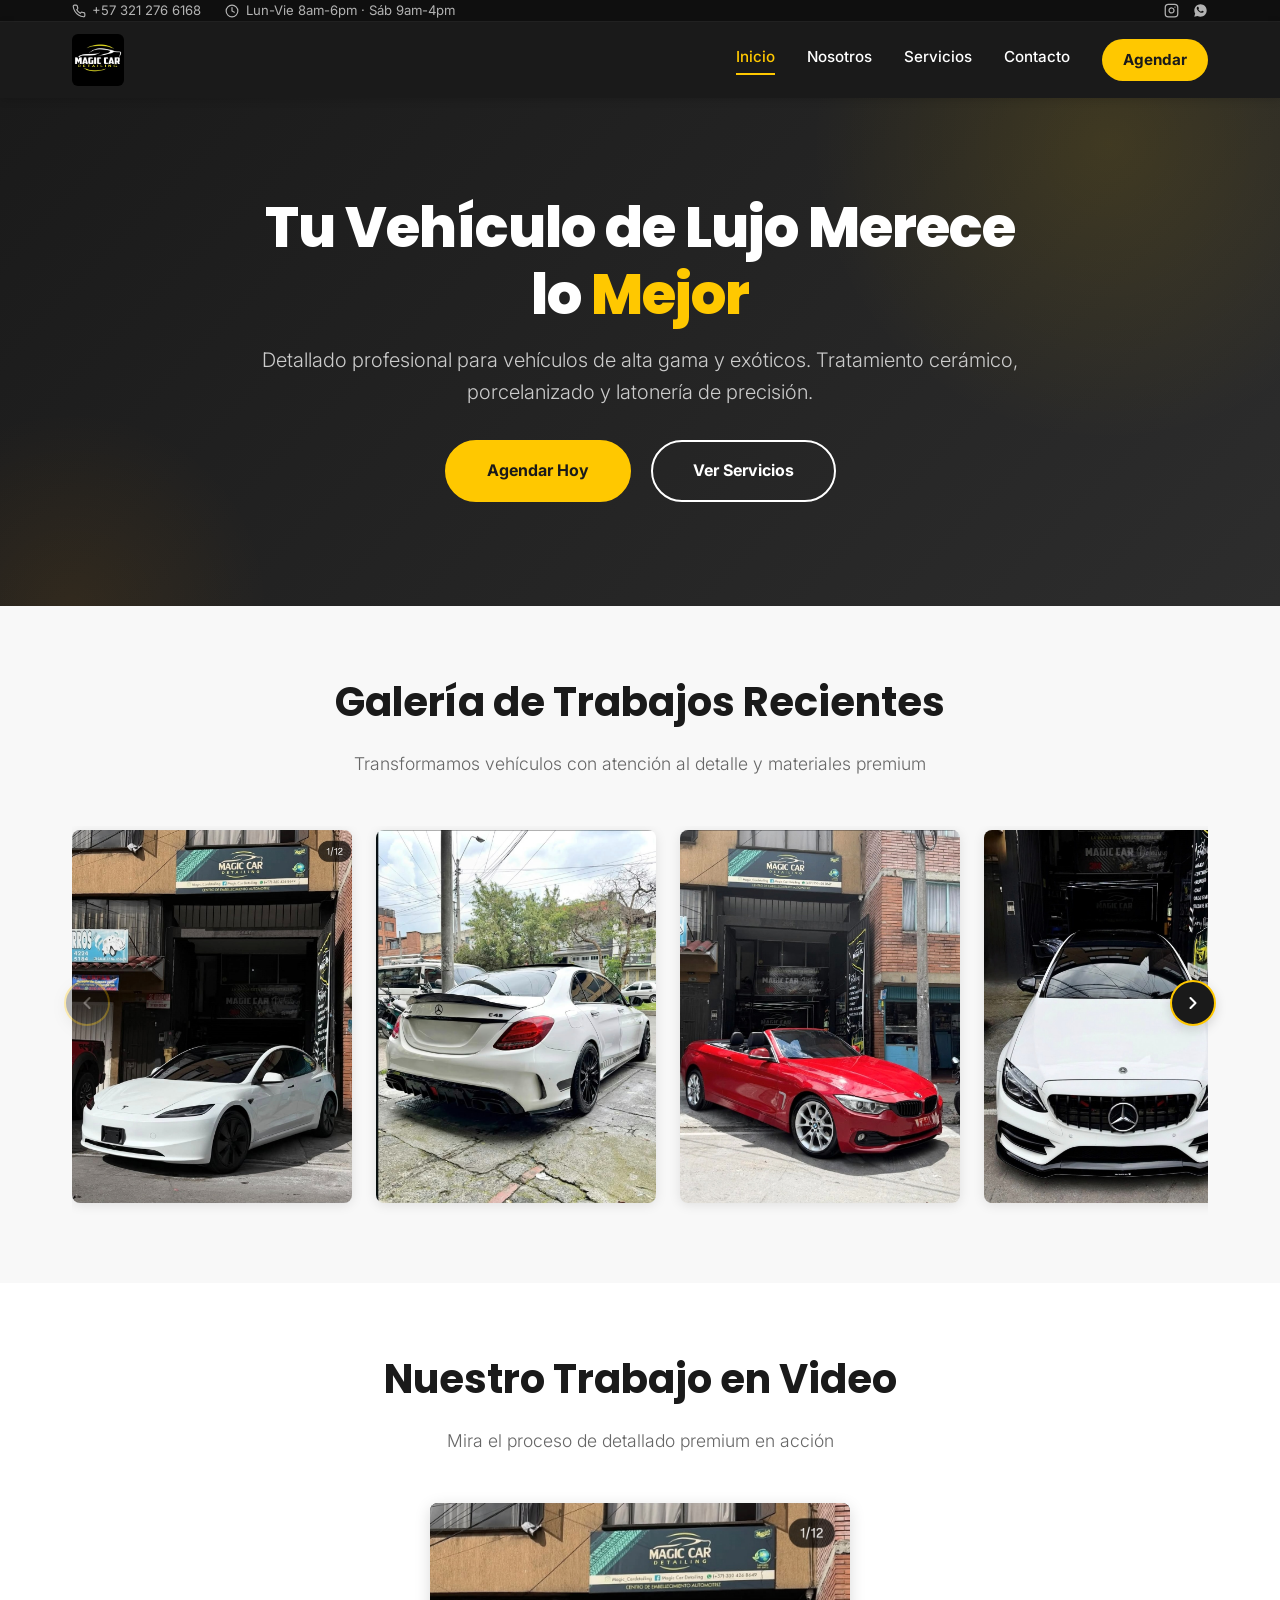
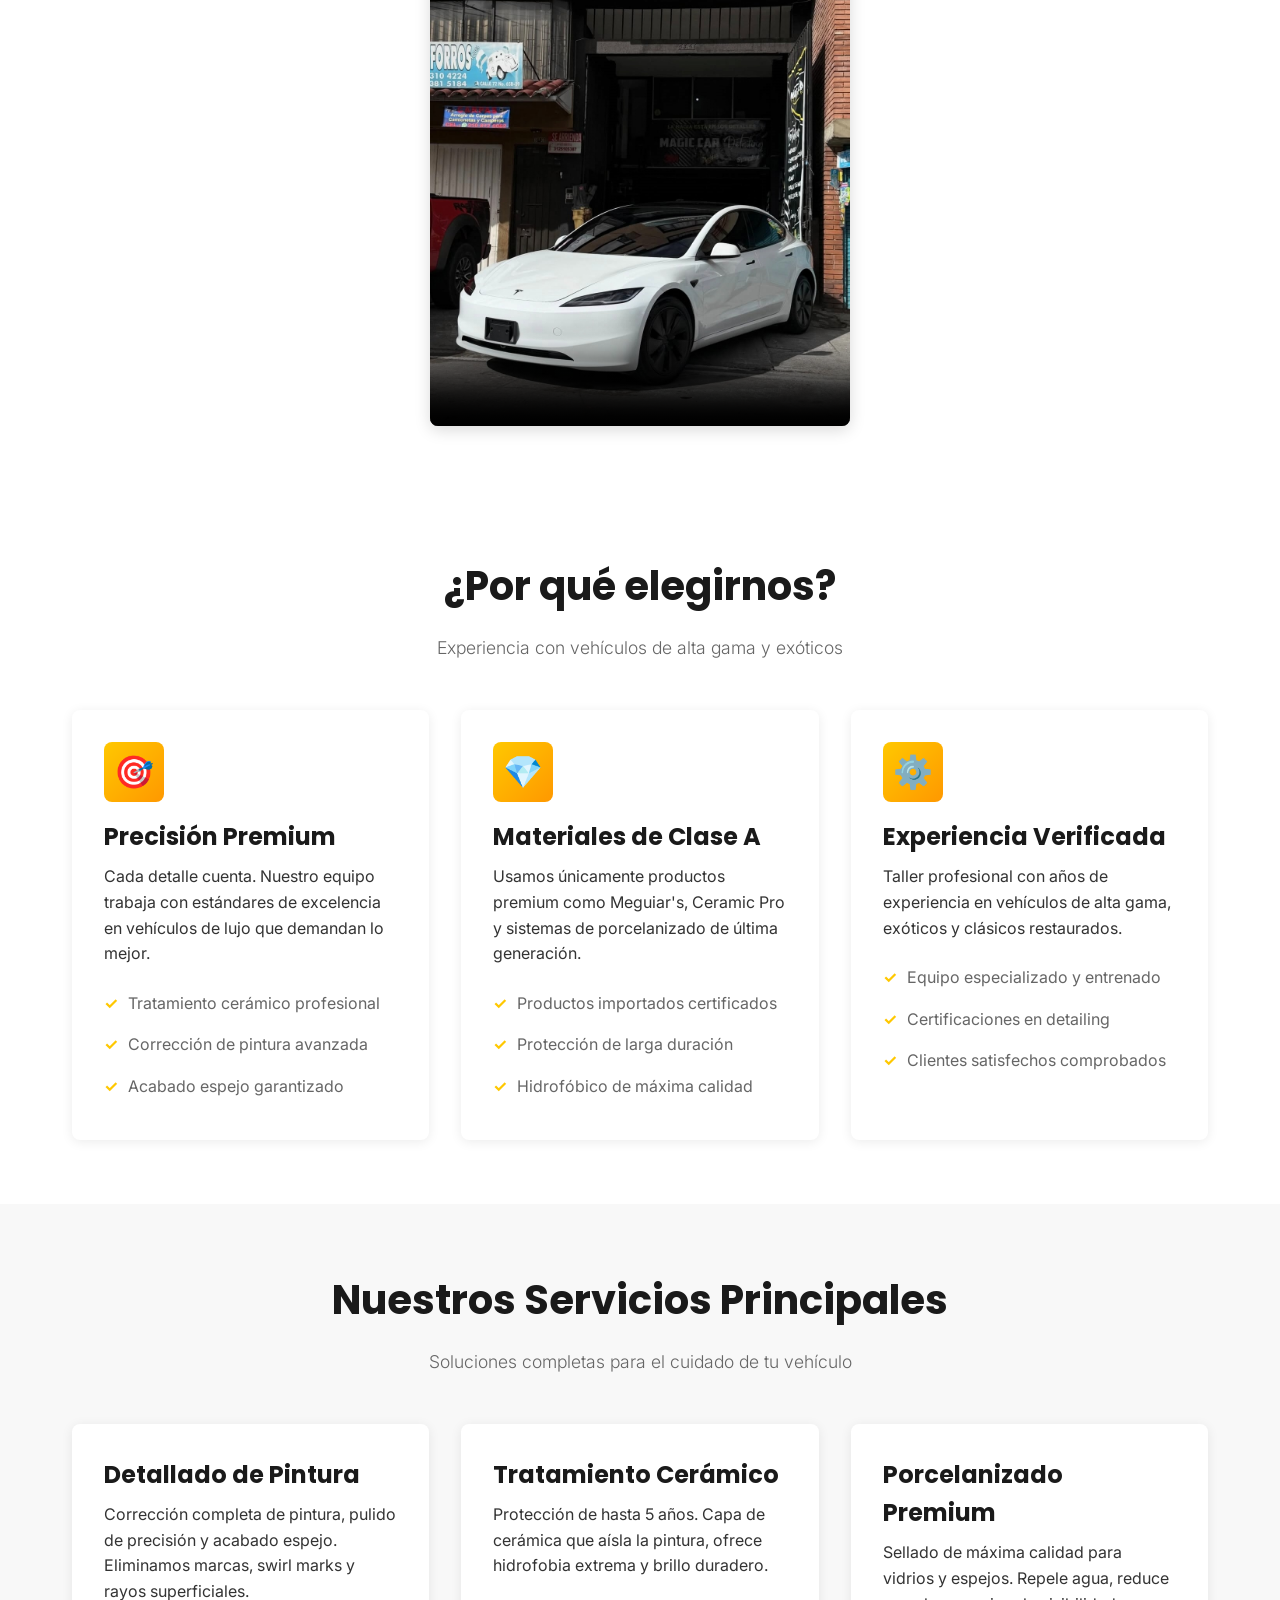
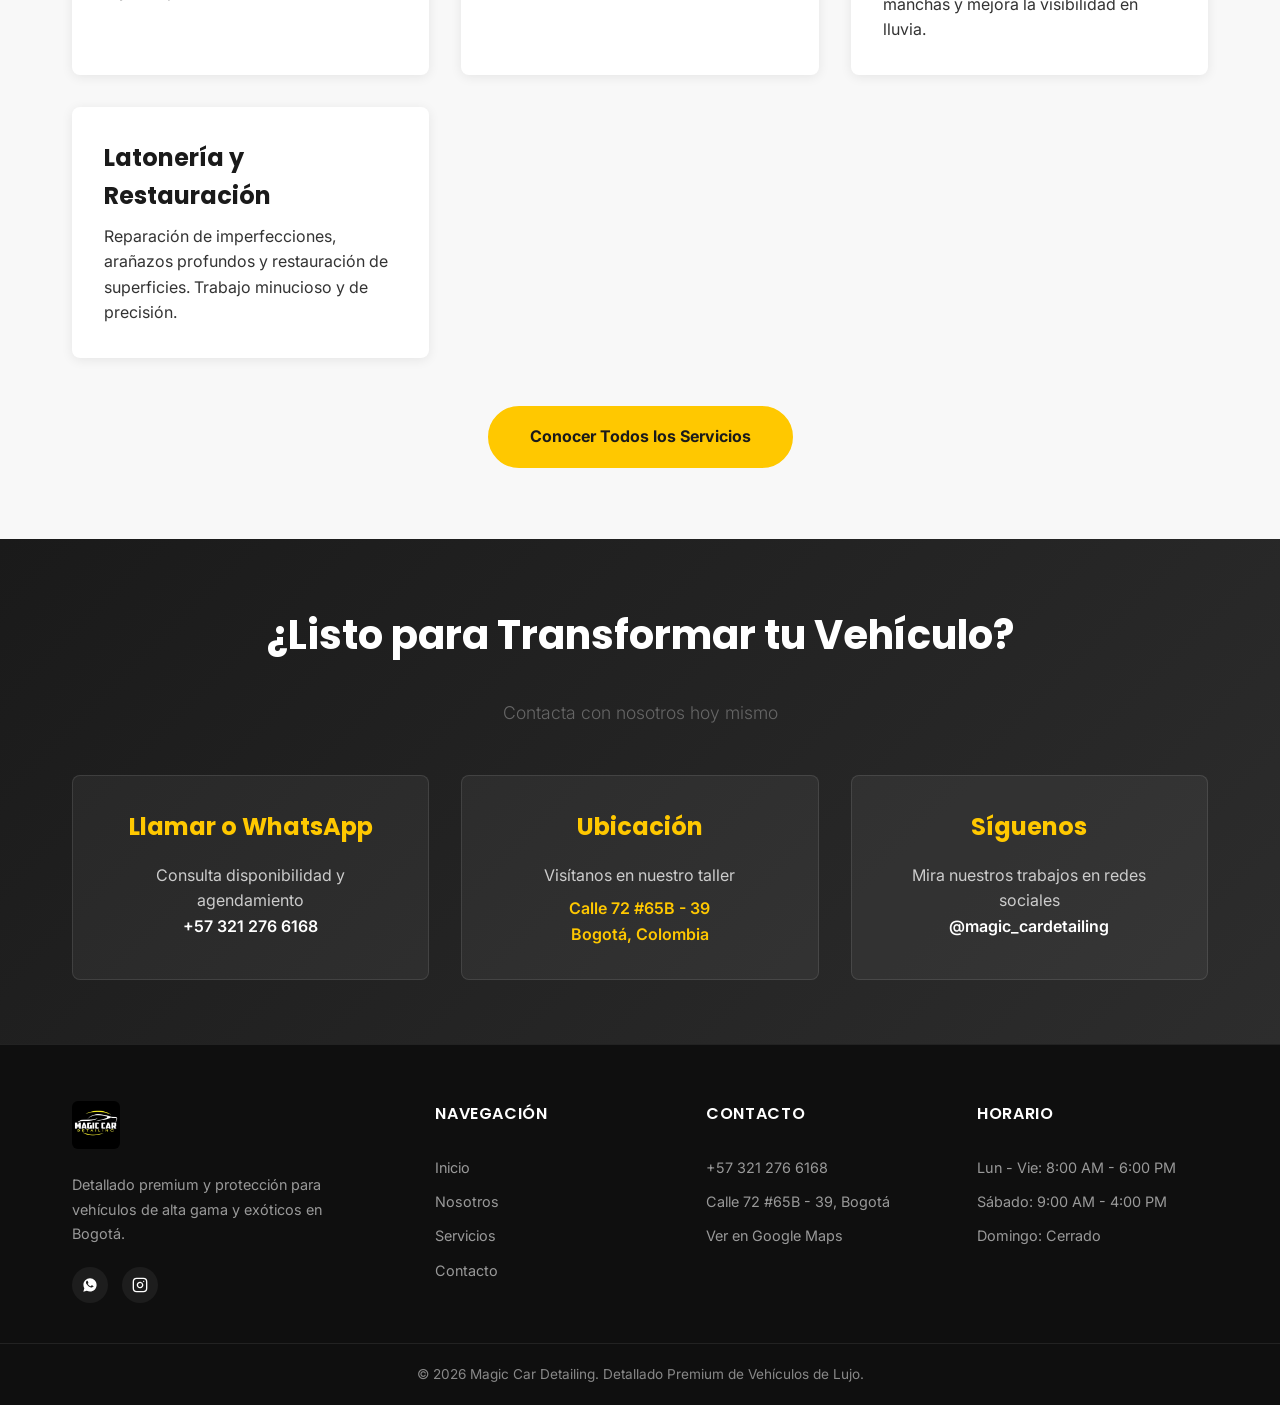
<file: index.html>
<!DOCTYPE html>
<html lang="es">
<head>
  <meta charset="UTF-8">
  <meta name="viewport" content="width=device-width, initial-scale=1.0">
  <title>Magic Car Detailing - Detallado Premium de Vehículos de Lujo</title>
  <meta name="description" content="Detallado profesional y premium para vehículos de alta gama. Tratamiento cerámico, porcelanizado y latonería en Bogotá.">
  <meta property="og:title" content="Magic Car Detailing - Detallado Premium">
  <meta property="og:description" content="Detallado profesional y premium para vehículos de alta gama en Bogotá. Cerámico, porcelanizado y latonería.">
  <meta property="og:type" content="website">
  <link rel="icon" href="img/favicon.svg" type="image/svg+xml">
  <link rel="preconnect" href="https://fonts.googleapis.com">
  <link rel="preconnect" href="https://fonts.gstatic.com" crossorigin>
  <link href="https://fonts.googleapis.com/css2?family=Poppins:wght@600;700;800&family=Inter:wght@300;400;500;600&display=swap" rel="stylesheet">
  <link rel="stylesheet" href="css/style.css">
</head>
<body>
  <header>
    <div class="topbar">
      <div class="container topbar-inner">
        <div class="topbar-links">
          <a href="tel:+573212766168" class="topbar-item">
            <svg viewBox="0 0 24 24" fill="none" stroke="currentColor" stroke-width="2" stroke-linecap="round" stroke-linejoin="round"><path d="M22 16.92v3a2 2 0 0 1-2.18 2 19.79 19.79 0 0 1-8.63-3.07 19.5 19.5 0 0 1-6-6 19.79 19.79 0 0 1-3.07-8.67A2 2 0 0 1 4.11 2h3a2 2 0 0 1 2 1.72c.13.96.36 1.9.7 2.81a2 2 0 0 1-.45 2.11L8.09 9.91a16 16 0 0 0 6 6l1.27-1.27a2 2 0 0 1 2.11-.45c.91.34 1.85.57 2.81.7A2 2 0 0 1 22 16.92z"/></svg>
            +57 321 276 6168
          </a>
          <span class="topbar-item topbar-hours">
            <svg viewBox="0 0 24 24" fill="none" stroke="currentColor" stroke-width="2" stroke-linecap="round" stroke-linejoin="round"><circle cx="12" cy="12" r="10"/><polyline points="12 6 12 12 16 14"/></svg>
            Lun-Vie 8am-6pm · Sáb 9am-4pm
          </span>
        </div>
        <div class="topbar-social">
          <a href="https://www.instagram.com/magic_cardetailing/" target="_blank" rel="noopener" aria-label="Instagram">
            <svg viewBox="0 0 24 24" fill="none" stroke="currentColor" stroke-width="2" stroke-linecap="round" stroke-linejoin="round"><rect x="2" y="2" width="20" height="20" rx="5" ry="5"/><path d="M16 11.37A4 4 0 1 1 12.63 8 4 4 0 0 1 16 11.37z"/><line x1="17.5" y1="6.5" x2="17.51" y2="6.5"/></svg>
          </a>
          <a href="https://wa.me/573212766168" target="_blank" rel="noopener" aria-label="WhatsApp">
            <svg viewBox="0 0 24 24" fill="currentColor"><path d="M12.04 2C6.58 2 2.13 6.45 2.13 11.91c0 1.85.5 3.58 1.36 5.07L2 22l5.2-1.36c1.43.78 3.06 1.23 4.8 1.23 5.46 0 9.91-4.45 9.91-9.91S17.5 2 12.04 2zm4.7 12.38c-.24.66-1.19 1.21-1.87 1.34-.5.1-1.14.17-3.32-.69-2.68-1.09-4.4-3.79-4.53-3.97-.13-.17-1.07-1.43-1.07-2.72 0-1.3.68-1.94.93-2.2.24-.27.53-.34.7-.34.18 0 .35 0 .5.01.16.01.37-.06.58.45.24.58.8 2 .87 2.14.07.15.12.32.02.5-.09.19-.14.3-.28.46-.14.16-.3.36-.42.48-.14.14-.29.29-.13.57.17.28.75 1.23 1.6 2 1.1 1 2.03 1.3 2.31 1.45.28.14.44.12.6-.07.17-.19.71-.83.9-1.11.19-.28.38-.24.63-.14.26.09 1.65.78 1.93.92.29.14.48.21.55.33.07.13.07.72-.17 1.39z"/></svg>
          </a>
        </div>
      </div>
    </div>
    <div class="header-main">
      <div class="header-container">
        <a href="index.html" class="logo">
          <img src="img/logo.jpeg" alt="Magic Car Detailing" class="logo-img">
        </a>
        <nav>
          <a href="index.html" class="active">Inicio</a>
          <a href="nosotros.html">Nosotros</a>
          <a href="servicios.html">Servicios</a>
          <a href="contacto.html">Contacto</a>
          <a href="contacto.html" class="nav-cta">Agendar</a>
        </nav>
        <div class="hamburger">
          <span></span>
          <span></span>
          <span></span>
        </div>
      </div>
    </div>
  </header>

  <section class="hero">
    <div class="hero-content">
      <h1>Tu Vehículo de Lujo Merece lo <span class="accent">Mejor</span></h1>
      <p>Detallado profesional para vehículos de alta gama y exóticos. Tratamiento cerámico, porcelanizado y latonería de precisión.</p>
      <a href="contacto.html" class="cta-button">Agendar Hoy</a>
      <a href="servicios.html" class="cta-button cta-secondary">Ver Servicios</a>
    </div>
  </section>

  <section class="light">
    <div class="container">
      <h2>Galería de Trabajos Recientes</h2>
      <p class="subtitle">Transformamos vehículos con atención al detalle y materiales premium</p>

      <div class="carousel">
        <button type="button" class="carousel-btn prev" aria-label="Ver fotos anteriores">
          <svg viewBox="0 0 24 24" fill="none" stroke="currentColor" stroke-width="2.5" stroke-linecap="round" stroke-linejoin="round"><polyline points="15 18 9 12 15 6"/></svg>
        </button>
        <div class="carousel-track">
          <div class="carousel-item">
            <img src="img/gallery/foto-tesla-model3.jpg" alt="Tesla Model 3 detallado - Magic Car Detailing" loading="lazy" decoding="async">
          </div>
          <div class="carousel-item">
            <img src="img/gallery/foto-mercedes-c43.jpg" alt="Mercedes-Benz C43 AMG detallado, vista trasera - Magic Car Detailing" loading="lazy" decoding="async">
          </div>
          <div class="carousel-item">
            <img src="img/gallery/foto-bmw-4-cabrio.jpg" alt="BMW Serie 4 cabrio rojo detallado - Magic Car Detailing" loading="lazy" decoding="async">
          </div>
          <div class="carousel-item">
            <img src="img/gallery/foto-mercedes-amg.jpg" alt="Mercedes-Benz AMG blanco, vista frontal - Magic Car Detailing" loading="lazy" decoding="async">
          </div>
          <div class="carousel-item">
            <img src="img/gallery/foto-bmw-2-plata.jpg" alt="BMW Serie 2 plata detallado - Magic Car Detailing" loading="lazy" decoding="async">
          </div>
          <div class="carousel-item">
            <img src="img/gallery/foto-polestar.jpg" alt="Vehículo eléctrico negro mate detallado - Magic Car Detailing" loading="lazy" decoding="async">
          </div>
        </div>
        <button type="button" class="carousel-btn next" aria-label="Ver más fotos">
          <svg viewBox="0 0 24 24" fill="none" stroke="currentColor" stroke-width="2.5" stroke-linecap="round" stroke-linejoin="round"><polyline points="9 18 15 12 9 6"/></svg>
        </button>
      </div>
    </div>
  </section>

  <section>
    <div class="container">
      <h2>Nuestro Trabajo en Video</h2>
      <p class="subtitle">Mira el proceso de detallado premium en acción</p>

      <div class="video-wrapper">
        <video controls preload="metadata" poster="img/gallery/foto-tesla-model3.jpg">
          <source src="video/video-trabajo.mp4" type="video/mp4">
          Tu navegador no soporta video HTML5.
        </video>
      </div>
    </div>
  </section>

  <section>
    <div class="container">
      <h2>¿Por qué elegirnos?</h2>
      <p class="subtitle">Experiencia con vehículos de alta gama y exóticos</p>

      <div class="grid">
        <div class="grid-item">
          <div class="service-icon">🎯</div>
          <h3>Precisión Premium</h3>
          <p>Cada detalle cuenta. Nuestro equipo trabaja con estándares de excelencia en vehículos de lujo que demandan lo mejor.</p>
          <ul class="feature-list">
            <li>Tratamiento cerámico profesional</li>
            <li>Corrección de pintura avanzada</li>
            <li>Acabado espejo garantizado</li>
          </ul>
        </div>

        <div class="grid-item">
          <div class="service-icon">💎</div>
          <h3>Materiales de Clase A</h3>
          <p>Usamos únicamente productos premium como Meguiar's, Ceramic Pro y sistemas de porcelanizado de última generación.</p>
          <ul class="feature-list">
            <li>Productos importados certificados</li>
            <li>Protección de larga duración</li>
            <li>Hidrofóbico de máxima calidad</li>
          </ul>
        </div>

        <div class="grid-item">
          <div class="service-icon">⚙️</div>
          <h3>Experiencia Verificada</h3>
          <p>Taller profesional con años de experiencia en vehículos de alta gama, exóticos y clásicos restaurados.</p>
          <ul class="feature-list">
            <li>Equipo especializado y entrenado</li>
            <li>Certificaciones en detailing</li>
            <li>Clientes satisfechos comprobados</li>
          </ul>
        </div>
      </div>
    </div>
  </section>

  <section class="light">
    <div class="container">
      <h2>Nuestros Servicios Principales</h2>
      <p class="subtitle">Soluciones completas para el cuidado de tu vehículo</p>

      <div class="grid">
        <div class="grid-item">
          <h3>Detallado de Pintura</h3>
          <p>Corrección completa de pintura, pulido de precisión y acabado espejo. Eliminamos marcas, swirl marks y rayos superficiales.</p>
        </div>

        <div class="grid-item">
          <h3>Tratamiento Cerámico</h3>
          <p>Protección de hasta 5 años. Capa de cerámica que aísla la pintura, ofrece hidrofobia extrema y brillo duradero.</p>
        </div>

        <div class="grid-item">
          <h3>Porcelanizado Premium</h3>
          <p>Sellado de máxima calidad para vidrios y espejos. Repele agua, reduce manchas y mejora la visibilidad en lluvia.</p>
        </div>

        <div class="grid-item">
          <h3>Latonería y Restauración</h3>
          <p>Reparación de imperfecciones, arañazos profundos y restauración de superficies. Trabajo minucioso y de precisión.</p>
        </div>
      </div>

      <div style="text-align: center; margin-top: 3rem;">
        <a href="servicios.html" class="cta-button">Conocer Todos los Servicios</a>
      </div>
    </div>
  </section>

  <section class="contact-section">
    <div class="container">
      <h2>¿Listo para Transformar tu Vehículo?</h2>
      <p class="subtitle">Contacta con nosotros hoy mismo</p>

      <div class="contact-methods">
        <div class="contact-method">
          <h3>Llamar o WhatsApp</h3>
          <p>Consulta disponibilidad y agendamiento</p>
          <a href="https://wa.me/573212766168?text=Hola,%20quiero%20agendar%20un%20servicio%20de%20detailing">+57 321 276 6168</a>
        </div>

        <div class="contact-method">
          <h3>Ubicación</h3>
          <p>Visítanos en nuestro taller</p>
          <p style="color: var(--accent); font-weight: 600;">Calle 72 #65B - 39<br>Bogotá, Colombia</p>
        </div>

        <div class="contact-method">
          <h3>Síguenos</h3>
          <p>Mira nuestros trabajos en redes sociales</p>
          <a href="https://www.instagram.com/magic_cardetailing/" target="_blank">@magic_cardetailing</a>
        </div>
      </div>
    </div>
  </section>

  <footer>
    <div class="container footer-grid">
      <div class="footer-brand">
        <img src="img/logo.jpeg" alt="Magic Car Detailing" class="footer-logo">
        <p>Detallado premium y protección para vehículos de alta gama y exóticos en Bogotá.</p>
        <div class="footer-social">
          <a href="https://wa.me/573212766168" target="_blank" rel="noopener" aria-label="WhatsApp">
            <svg viewBox="0 0 24 24" fill="currentColor"><path d="M12.04 2C6.58 2 2.13 6.45 2.13 11.91c0 1.85.5 3.58 1.36 5.07L2 22l5.2-1.36c1.43.78 3.06 1.23 4.8 1.23 5.46 0 9.91-4.45 9.91-9.91S17.5 2 12.04 2zm4.7 12.38c-.24.66-1.19 1.21-1.87 1.34-.5.1-1.14.17-3.32-.69-2.68-1.09-4.4-3.79-4.53-3.97-.13-.17-1.07-1.43-1.07-2.72 0-1.3.68-1.94.93-2.2.24-.27.53-.34.7-.34.18 0 .35 0 .5.01.16.01.37-.06.58.45.24.58.8 2 .87 2.14.07.15.12.32.02.5-.09.19-.14.3-.28.46-.14.16-.3.36-.42.48-.14.14-.29.29-.13.57.17.28.75 1.23 1.6 2 1.1 1 2.03 1.3 2.31 1.45.28.14.44.12.6-.07.17-.19.71-.83.9-1.11.19-.28.38-.24.63-.14.26.09 1.65.78 1.93.92.29.14.48.21.55.33.07.13.07.72-.17 1.39z"/></svg>
          </a>
          <a href="https://www.instagram.com/magic_cardetailing/" target="_blank" rel="noopener" aria-label="Instagram">
            <svg viewBox="0 0 24 24" fill="none" stroke="currentColor" stroke-width="2" stroke-linecap="round" stroke-linejoin="round"><rect x="2" y="2" width="20" height="20" rx="5" ry="5"/><path d="M16 11.37A4 4 0 1 1 12.63 8 4 4 0 0 1 16 11.37z"/><line x1="17.5" y1="6.5" x2="17.51" y2="6.5"/></svg>
          </a>
        </div>
      </div>

      <div class="footer-col">
        <h4>Navegación</h4>
        <a href="index.html">Inicio</a>
        <a href="nosotros.html">Nosotros</a>
        <a href="servicios.html">Servicios</a>
        <a href="contacto.html">Contacto</a>
      </div>

      <div class="footer-col">
        <h4>Contacto</h4>
        <a href="tel:+573212766168">+57 321 276 6168</a>
        <span>Calle 72 #65B - 39, Bogotá</span>
        <a href="https://www.google.com/maps?q=Calle+72+%2365B-39+Bogota" target="_blank" rel="noopener">Ver en Google Maps</a>
      </div>

      <div class="footer-col">
        <h4>Horario</h4>
        <span>Lun - Vie: 8:00 AM - 6:00 PM</span>
        <span>Sábado: 9:00 AM - 4:00 PM</span>
        <span>Domingo: Cerrado</span>
      </div>
    </div>

    <div class="footer-bottom">
      <p>&copy; 2026 Magic Car Detailing. Detallado Premium de Vehículos de Lujo.</p>
    </div>
  </footer>

  <button id="backToTop" class="back-to-top" aria-label="Volver arriba">
    <svg viewBox="0 0 24 24" fill="none" stroke="currentColor" stroke-width="2.5" stroke-linecap="round" stroke-linejoin="round"><polyline points="18 15 12 9 6 15"/></svg>
  </button>

  <script src="js/script.js"></script>
</body>
</html>
</file>
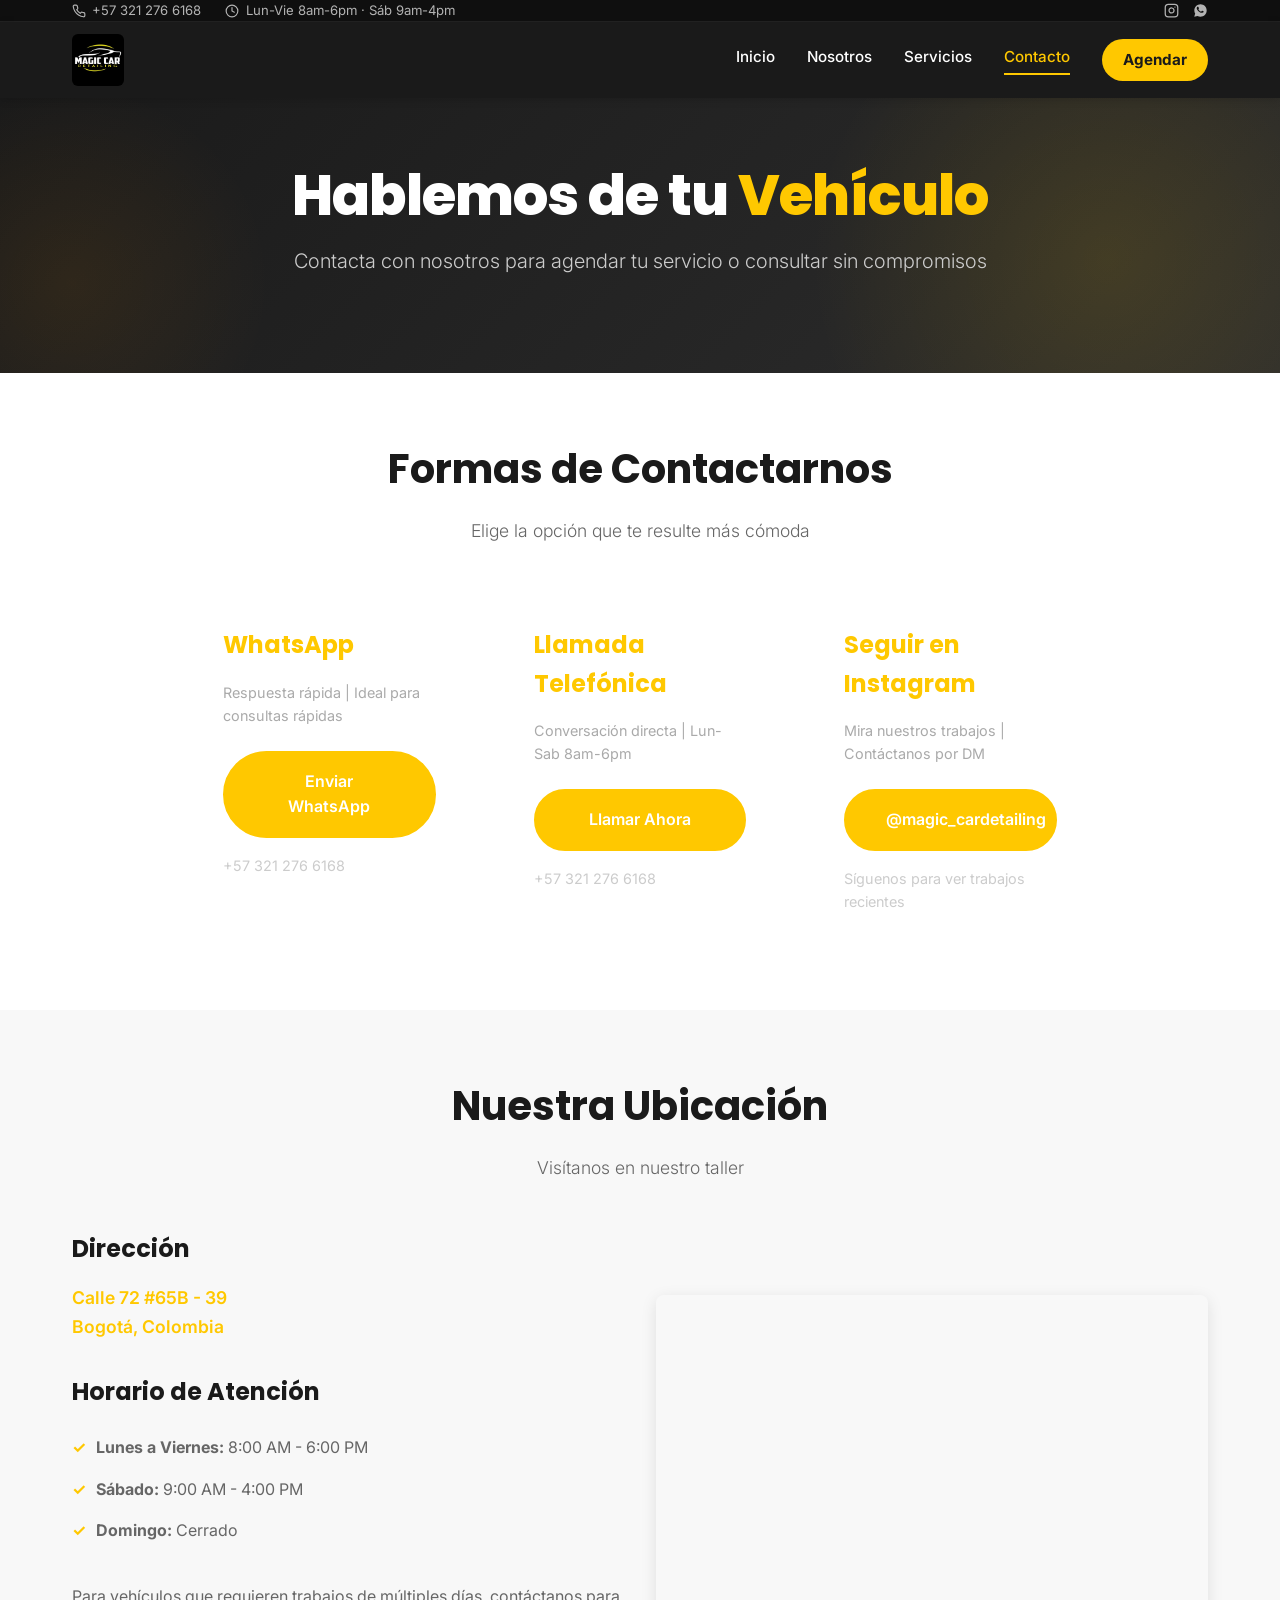
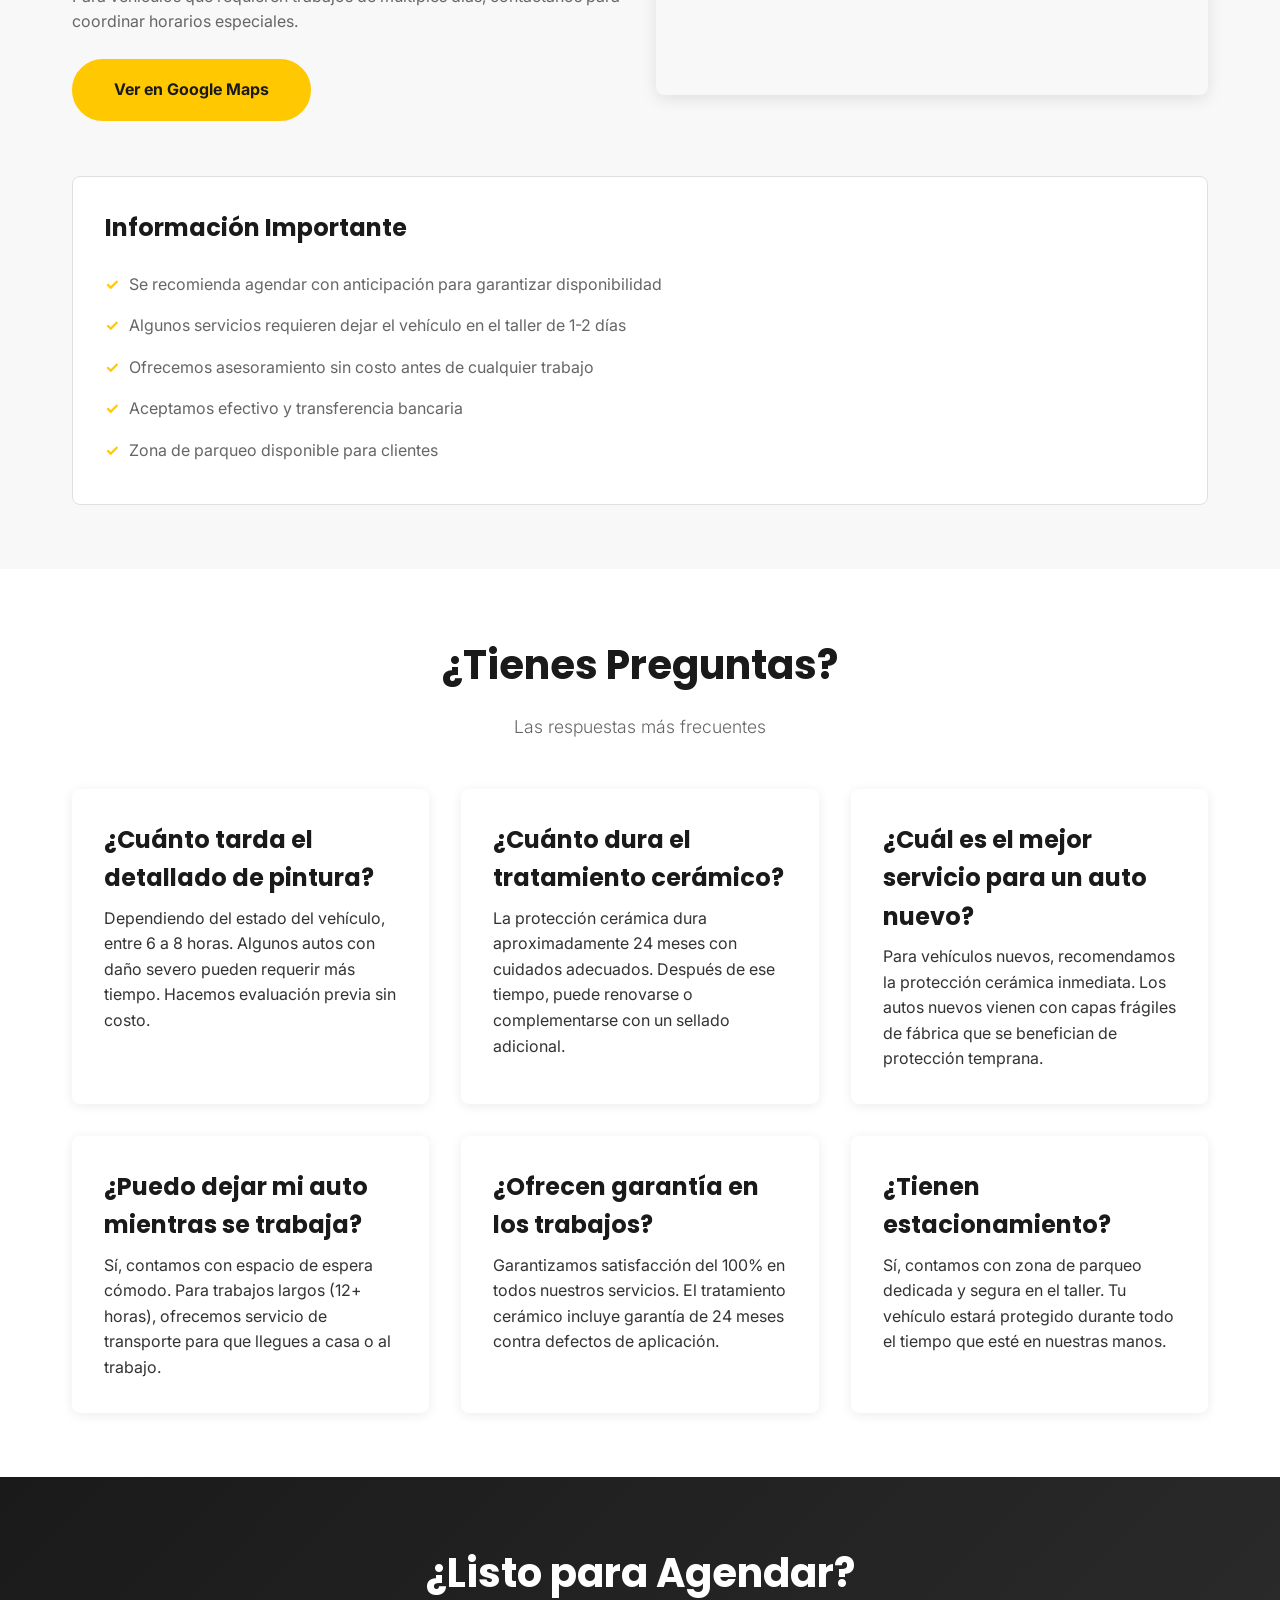
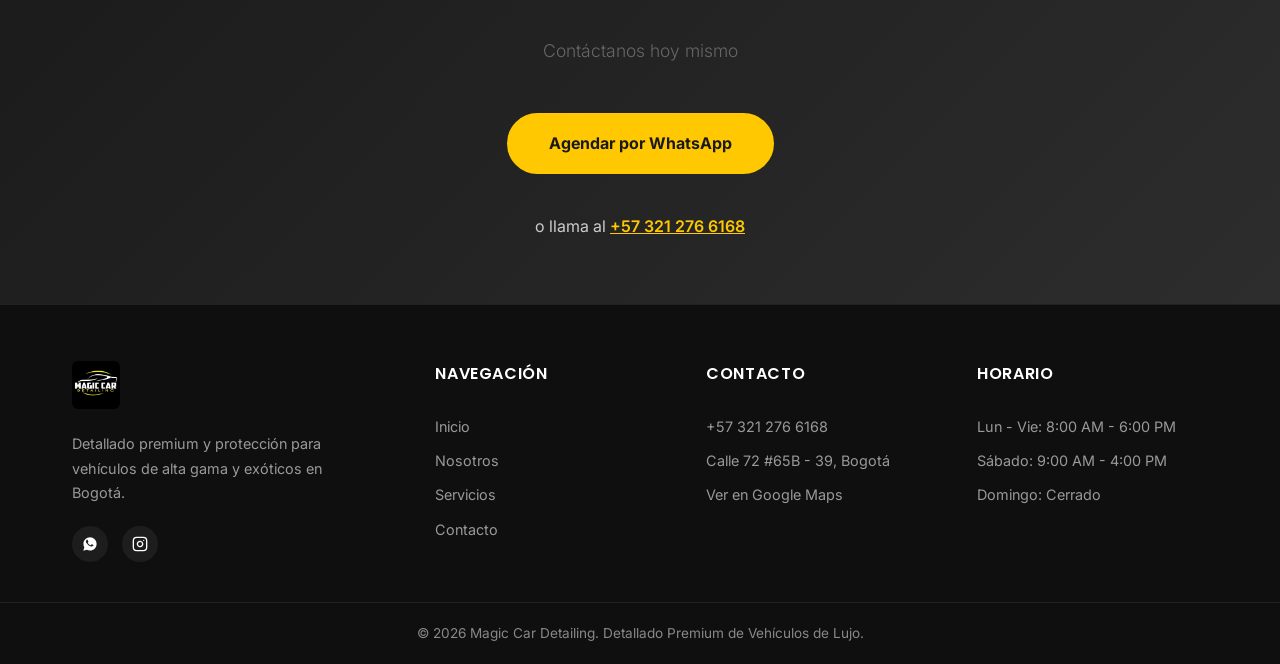
<file: contacto.html>
<!DOCTYPE html>
<html lang="es">
<head>
  <meta charset="UTF-8">
  <meta name="viewport" content="width=device-width, initial-scale=1.0">
  <title>Contacto - Magic Car Detailing</title>
  <meta name="description" content="Agenda tu servicio de detailing premium por WhatsApp, llamada o visítanos en Calle 72 #65B-39, Bogotá.">
  <link rel="icon" href="img/favicon.svg" type="image/svg+xml">
  <link rel="preconnect" href="https://fonts.googleapis.com">
  <link rel="preconnect" href="https://fonts.gstatic.com" crossorigin>
  <link href="https://fonts.googleapis.com/css2?family=Poppins:wght@600;700;800&family=Inter:wght@300;400;500;600&display=swap" rel="stylesheet">
  <link rel="stylesheet" href="css/style.css">
</head>
<body>
  <header>
    <div class="topbar">
      <div class="container topbar-inner">
        <div class="topbar-links">
          <a href="tel:+573212766168" class="topbar-item">
            <svg viewBox="0 0 24 24" fill="none" stroke="currentColor" stroke-width="2" stroke-linecap="round" stroke-linejoin="round"><path d="M22 16.92v3a2 2 0 0 1-2.18 2 19.79 19.79 0 0 1-8.63-3.07 19.5 19.5 0 0 1-6-6 19.79 19.79 0 0 1-3.07-8.67A2 2 0 0 1 4.11 2h3a2 2 0 0 1 2 1.72c.13.96.36 1.9.7 2.81a2 2 0 0 1-.45 2.11L8.09 9.91a16 16 0 0 0 6 6l1.27-1.27a2 2 0 0 1 2.11-.45c.91.34 1.85.57 2.81.7A2 2 0 0 1 22 16.92z"/></svg>
            +57 321 276 6168
          </a>
          <span class="topbar-item topbar-hours">
            <svg viewBox="0 0 24 24" fill="none" stroke="currentColor" stroke-width="2" stroke-linecap="round" stroke-linejoin="round"><circle cx="12" cy="12" r="10"/><polyline points="12 6 12 12 16 14"/></svg>
            Lun-Vie 8am-6pm · Sáb 9am-4pm
          </span>
        </div>
        <div class="topbar-social">
          <a href="https://www.instagram.com/magic_cardetailing/" target="_blank" rel="noopener" aria-label="Instagram">
            <svg viewBox="0 0 24 24" fill="none" stroke="currentColor" stroke-width="2" stroke-linecap="round" stroke-linejoin="round"><rect x="2" y="2" width="20" height="20" rx="5" ry="5"/><path d="M16 11.37A4 4 0 1 1 12.63 8 4 4 0 0 1 16 11.37z"/><line x1="17.5" y1="6.5" x2="17.51" y2="6.5"/></svg>
          </a>
          <a href="https://wa.me/573212766168" target="_blank" rel="noopener" aria-label="WhatsApp">
            <svg viewBox="0 0 24 24" fill="currentColor"><path d="M12.04 2C6.58 2 2.13 6.45 2.13 11.91c0 1.85.5 3.58 1.36 5.07L2 22l5.2-1.36c1.43.78 3.06 1.23 4.8 1.23 5.46 0 9.91-4.45 9.91-9.91S17.5 2 12.04 2zm4.7 12.38c-.24.66-1.19 1.21-1.87 1.34-.5.1-1.14.17-3.32-.69-2.68-1.09-4.4-3.79-4.53-3.97-.13-.17-1.07-1.43-1.07-2.72 0-1.3.68-1.94.93-2.2.24-.27.53-.34.7-.34.18 0 .35 0 .5.01.16.01.37-.06.58.45.24.58.8 2 .87 2.14.07.15.12.32.02.5-.09.19-.14.3-.28.46-.14.16-.3.36-.42.48-.14.14-.29.29-.13.57.17.28.75 1.23 1.6 2 1.1 1 2.03 1.3 2.31 1.45.28.14.44.12.6-.07.17-.19.71-.83.9-1.11.19-.28.38-.24.63-.14.26.09 1.65.78 1.93.92.29.14.48.21.55.33.07.13.07.72-.17 1.39z"/></svg>
          </a>
        </div>
      </div>
    </div>
    <div class="header-main">
      <div class="header-container">
        <a href="index.html" class="logo">
          <img src="img/logo.jpeg" alt="Magic Car Detailing" class="logo-img">
        </a>
        <nav>
          <a href="index.html">Inicio</a>
          <a href="nosotros.html">Nosotros</a>
          <a href="servicios.html">Servicios</a>
          <a href="contacto.html" class="active">Contacto</a>
          <a href="contacto.html" class="nav-cta">Agendar</a>
        </nav>
        <div class="hamburger">
          <span></span>
          <span></span>
          <span></span>
        </div>
      </div>
    </div>
  </header>

  <section class="hero" style="padding: 4rem 2rem;">
    <div class="hero-content">
      <h1>Hablemos de tu <span class="accent">Vehículo</span></h1>
      <p>Contacta con nosotros para agendar tu servicio o consultar sin compromisos</p>
    </div>
  </section>

  <section>
    <div class="container">
      <h2>Formas de Contactarnos</h2>
      <p class="subtitle">Elige la opción que te resulte más cómoda</p>

      <div class="contact-methods" style="max-width: 900px; margin: 0 auto;">
        <div class="contact-method">
          <h3>WhatsApp</h3>
          <p style="font-size: 0.9rem; color: #aaa; margin-bottom: 1.5rem;">
            Respuesta rápida | Ideal para consultas rápidas
          </p>
          <a href="https://wa.me/573212766168?text=Hola,%20estoy%20interesado%20en%20los%20servicios%20de%20Magic%20Car%20Detailing.%20Me%20gustaría%20conocer%20más%20y%20agendar%20una%20consulta." target="_blank" class="cta-button" style="width: 100%; display: block; text-align: center;">
            Enviar WhatsApp
          </a>
          <p style="margin-top: 1rem; font-size: 0.9rem;">+57 321 276 6168</p>
        </div>

        <div class="contact-method">
          <h3>Llamada Telefónica</h3>
          <p style="font-size: 0.9rem; color: #aaa; margin-bottom: 1.5rem;">
            Conversación directa | Lun-Sab 8am-6pm
          </p>
          <a href="tel:+573212766168" class="cta-button" style="width: 100%; display: block; text-align: center;">
            Llamar Ahora
          </a>
          <p style="margin-top: 1rem; font-size: 0.9rem;">+57 321 276 6168</p>
        </div>

        <div class="contact-method">
          <h3>Seguir en Instagram</h3>
          <p style="font-size: 0.9rem; color: #aaa; margin-bottom: 1.5rem;">
            Mira nuestros trabajos | Contáctanos por DM
          </p>
          <a href="https://www.instagram.com/magic_cardetailing/" target="_blank" class="cta-button" style="width: 100%; display: block; text-align: center;">
            @magic_cardetailing
          </a>
          <p style="margin-top: 1rem; font-size: 0.9rem;">Síguenos para ver trabajos recientes</p>
        </div>
      </div>
    </div>
  </section>

  <section class="light">
    <div class="container">
      <h2>Nuestra Ubicación</h2>
      <p class="subtitle">Visítanos en nuestro taller</p>

      <div style="display: grid; grid-template-columns: 1fr 1fr; gap: 2rem; align-items: center; margin-top: 2rem;">
        <div>
          <h3>Dirección</h3>
          <p style="font-size: 1.1rem; color: var(--accent); font-weight: 600; margin: 1rem 0;">
            Calle 72 #65B - 39<br>
            Bogotá, Colombia
          </p>

          <h3 style="margin-top: 2rem;">Horario de Atención</h3>
          <ul class="feature-list" style="margin-top: 1rem;">
            <li><strong>Lunes a Viernes:</strong> 8:00 AM - 6:00 PM</li>
            <li><strong>Sábado:</strong> 9:00 AM - 4:00 PM</li>
            <li><strong>Domingo:</strong> Cerrado</li>
          </ul>

          <p style="margin-top: 2rem; color: var(--text-light);">
            Para vehículos que requieren trabajos de múltiples días, contáctanos para coordinar horarios especiales.
          </p>

          <a href="https://www.google.com/maps?q=Calle+72+%2365B-39+Bogota" target="_blank" class="cta-button" style="display: inline-block; margin-top: 1.5rem;">
            Ver en Google Maps
          </a>
        </div>

        <div class="map-container">
          <iframe src="https://www.google.com/maps/embed?pb=!1m18!1m12!1m3!1d3976.3482820717265!2d-74.07449!3d4.7279!2m3!1f0!2f0!3f0!3m2!1i1024!2i768!4f13.1!3m3!1m2!1s0x8e3f7bfa9f9f9f9f%3A0x0!2sCarrera%2065b%20%2372-39%2C%20Bogot%C3%A1!5e0!3m2!1ses!2sco!4v1" allowfullscreen="" loading="lazy" referrerpolicy="no-referrer-when-downgrade"></iframe>
        </div>
      </div>

      <div style="margin-top: 3rem; padding: 2rem; background-color: var(--white); border-radius: 8px; border: 1px solid var(--border);">
        <h3>Información Importante</h3>
        <ul class="feature-list" style="margin-top: 1rem;">
          <li>Se recomienda agendar con anticipación para garantizar disponibilidad</li>
          <li>Algunos servicios requieren dejar el vehículo en el taller de 1-2 días</li>
          <li>Ofrecemos asesoramiento sin costo antes de cualquier trabajo</li>
          <li>Aceptamos efectivo y transferencia bancaria</li>
          <li>Zona de parqueo disponible para clientes</li>
        </ul>
      </div>
    </div>
  </section>

  <section>
    <div class="container">
      <h2>¿Tienes Preguntas?</h2>
      <p class="subtitle">Las respuestas más frecuentes</p>

      <div class="grid">
        <div class="grid-item">
          <h3>¿Cuánto tarda el detallado de pintura?</h3>
          <p>
            Dependiendo del estado del vehículo, entre 6 a 8 horas. Algunos autos con daño severo pueden requerir
            más tiempo. Hacemos evaluación previa sin costo.
          </p>
        </div>

        <div class="grid-item">
          <h3>¿Cuánto dura el tratamiento cerámico?</h3>
          <p>
            La protección cerámica dura aproximadamente 24 meses con cuidados adecuados. Después de ese tiempo,
            puede renovarse o complementarse con un sellado adicional.
          </p>
        </div>

        <div class="grid-item">
          <h3>¿Cuál es el mejor servicio para un auto nuevo?</h3>
          <p>
            Para vehículos nuevos, recomendamos la protección cerámica inmediata. Los autos nuevos vienen con
            capas frágiles de fábrica que se benefician de protección temprana.
          </p>
        </div>

        <div class="grid-item">
          <h3>¿Puedo dejar mi auto mientras se trabaja?</h3>
          <p>
            Sí, contamos con espacio de espera cómodo. Para trabajos largos (12+ horas), ofrecemos servicio
            de transporte para que llegues a casa o al trabajo.
          </p>
        </div>

        <div class="grid-item">
          <h3>¿Ofrecen garantía en los trabajos?</h3>
          <p>
            Garantizamos satisfacción del 100% en todos nuestros servicios. El tratamiento cerámico incluye
            garantía de 24 meses contra defectos de aplicación.
          </p>
        </div>

        <div class="grid-item">
          <h3>¿Tienen estacionamiento?</h3>
          <p>
            Sí, contamos con zona de parqueo dedicada y segura en el taller. Tu vehículo estará protegido
            durante todo el tiempo que esté en nuestras manos.
          </p>
        </div>
      </div>
    </div>
  </section>

  <section class="contact-section">
    <div class="container">
      <h2>¿Listo para Agendar?</h2>
      <p class="subtitle">Contáctanos hoy mismo</p>

      <div style="text-align: center;">
        <a href="https://wa.me/573212766168?text=Hola,%20me%20gustaría%20agendar%20un%20servicio%20de%20detailing" class="cta-button">
          Agendar por WhatsApp
        </a>
        <p style="margin-top: 2rem; color: #ccc;">
          o llama al <a href="tel:+573212766168" style="color: var(--accent); font-weight: 600;">+57 321 276 6168</a>
        </p>
      </div>
    </div>
  </section>

  <footer>
    <div class="container footer-grid">
      <div class="footer-brand">
        <img src="img/logo.jpeg" alt="Magic Car Detailing" class="footer-logo">
        <p>Detallado premium y protección para vehículos de alta gama y exóticos en Bogotá.</p>
        <div class="footer-social">
          <a href="https://wa.me/573212766168" target="_blank" rel="noopener" aria-label="WhatsApp">
            <svg viewBox="0 0 24 24" fill="currentColor"><path d="M12.04 2C6.58 2 2.13 6.45 2.13 11.91c0 1.85.5 3.58 1.36 5.07L2 22l5.2-1.36c1.43.78 3.06 1.23 4.8 1.23 5.46 0 9.91-4.45 9.91-9.91S17.5 2 12.04 2zm4.7 12.38c-.24.66-1.19 1.21-1.87 1.34-.5.1-1.14.17-3.32-.69-2.68-1.09-4.4-3.79-4.53-3.97-.13-.17-1.07-1.43-1.07-2.72 0-1.3.68-1.94.93-2.2.24-.27.53-.34.7-.34.18 0 .35 0 .5.01.16.01.37-.06.58.45.24.58.8 2 .87 2.14.07.15.12.32.02.5-.09.19-.14.3-.28.46-.14.16-.3.36-.42.48-.14.14-.29.29-.13.57.17.28.75 1.23 1.6 2 1.1 1 2.03 1.3 2.31 1.45.28.14.44.12.6-.07.17-.19.71-.83.9-1.11.19-.28.38-.24.63-.14.26.09 1.65.78 1.93.92.29.14.48.21.55.33.07.13.07.72-.17 1.39z"/></svg>
          </a>
          <a href="https://www.instagram.com/magic_cardetailing/" target="_blank" rel="noopener" aria-label="Instagram">
            <svg viewBox="0 0 24 24" fill="none" stroke="currentColor" stroke-width="2" stroke-linecap="round" stroke-linejoin="round"><rect x="2" y="2" width="20" height="20" rx="5" ry="5"/><path d="M16 11.37A4 4 0 1 1 12.63 8 4 4 0 0 1 16 11.37z"/><line x1="17.5" y1="6.5" x2="17.51" y2="6.5"/></svg>
          </a>
        </div>
      </div>

      <div class="footer-col">
        <h4>Navegación</h4>
        <a href="index.html">Inicio</a>
        <a href="nosotros.html">Nosotros</a>
        <a href="servicios.html">Servicios</a>
        <a href="contacto.html">Contacto</a>
      </div>

      <div class="footer-col">
        <h4>Contacto</h4>
        <a href="tel:+573212766168">+57 321 276 6168</a>
        <span>Calle 72 #65B - 39, Bogotá</span>
        <a href="https://www.google.com/maps?q=Calle+72+%2365B-39+Bogota" target="_blank" rel="noopener">Ver en Google Maps</a>
      </div>

      <div class="footer-col">
        <h4>Horario</h4>
        <span>Lun - Vie: 8:00 AM - 6:00 PM</span>
        <span>Sábado: 9:00 AM - 4:00 PM</span>
        <span>Domingo: Cerrado</span>
      </div>
    </div>

    <div class="footer-bottom">
      <p>&copy; 2026 Magic Car Detailing. Detallado Premium de Vehículos de Lujo.</p>
    </div>
  </footer>

  <button id="backToTop" class="back-to-top" aria-label="Volver arriba">
    <svg viewBox="0 0 24 24" fill="none" stroke="currentColor" stroke-width="2.5" stroke-linecap="round" stroke-linejoin="round"><polyline points="18 15 12 9 6 15"/></svg>
  </button>

  <script src="js/script.js"></script>
</body>
</html>
</file>
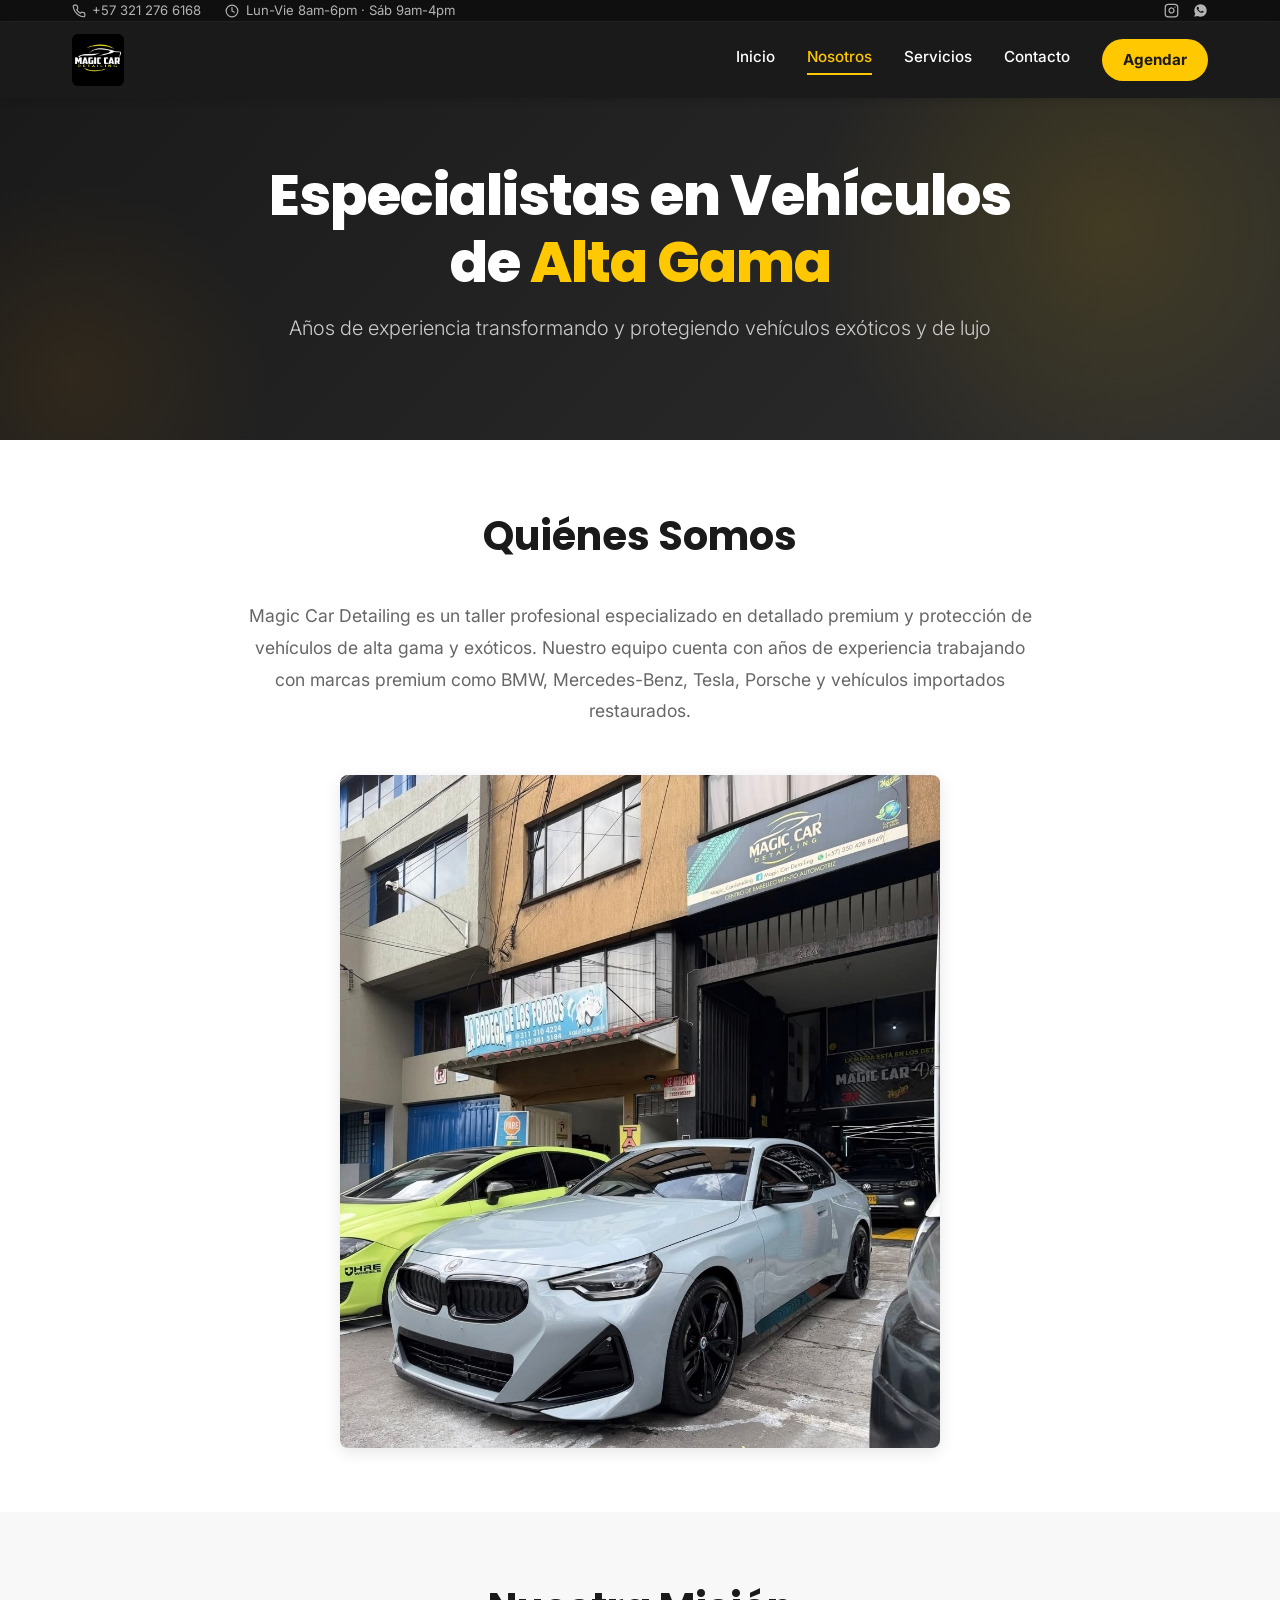
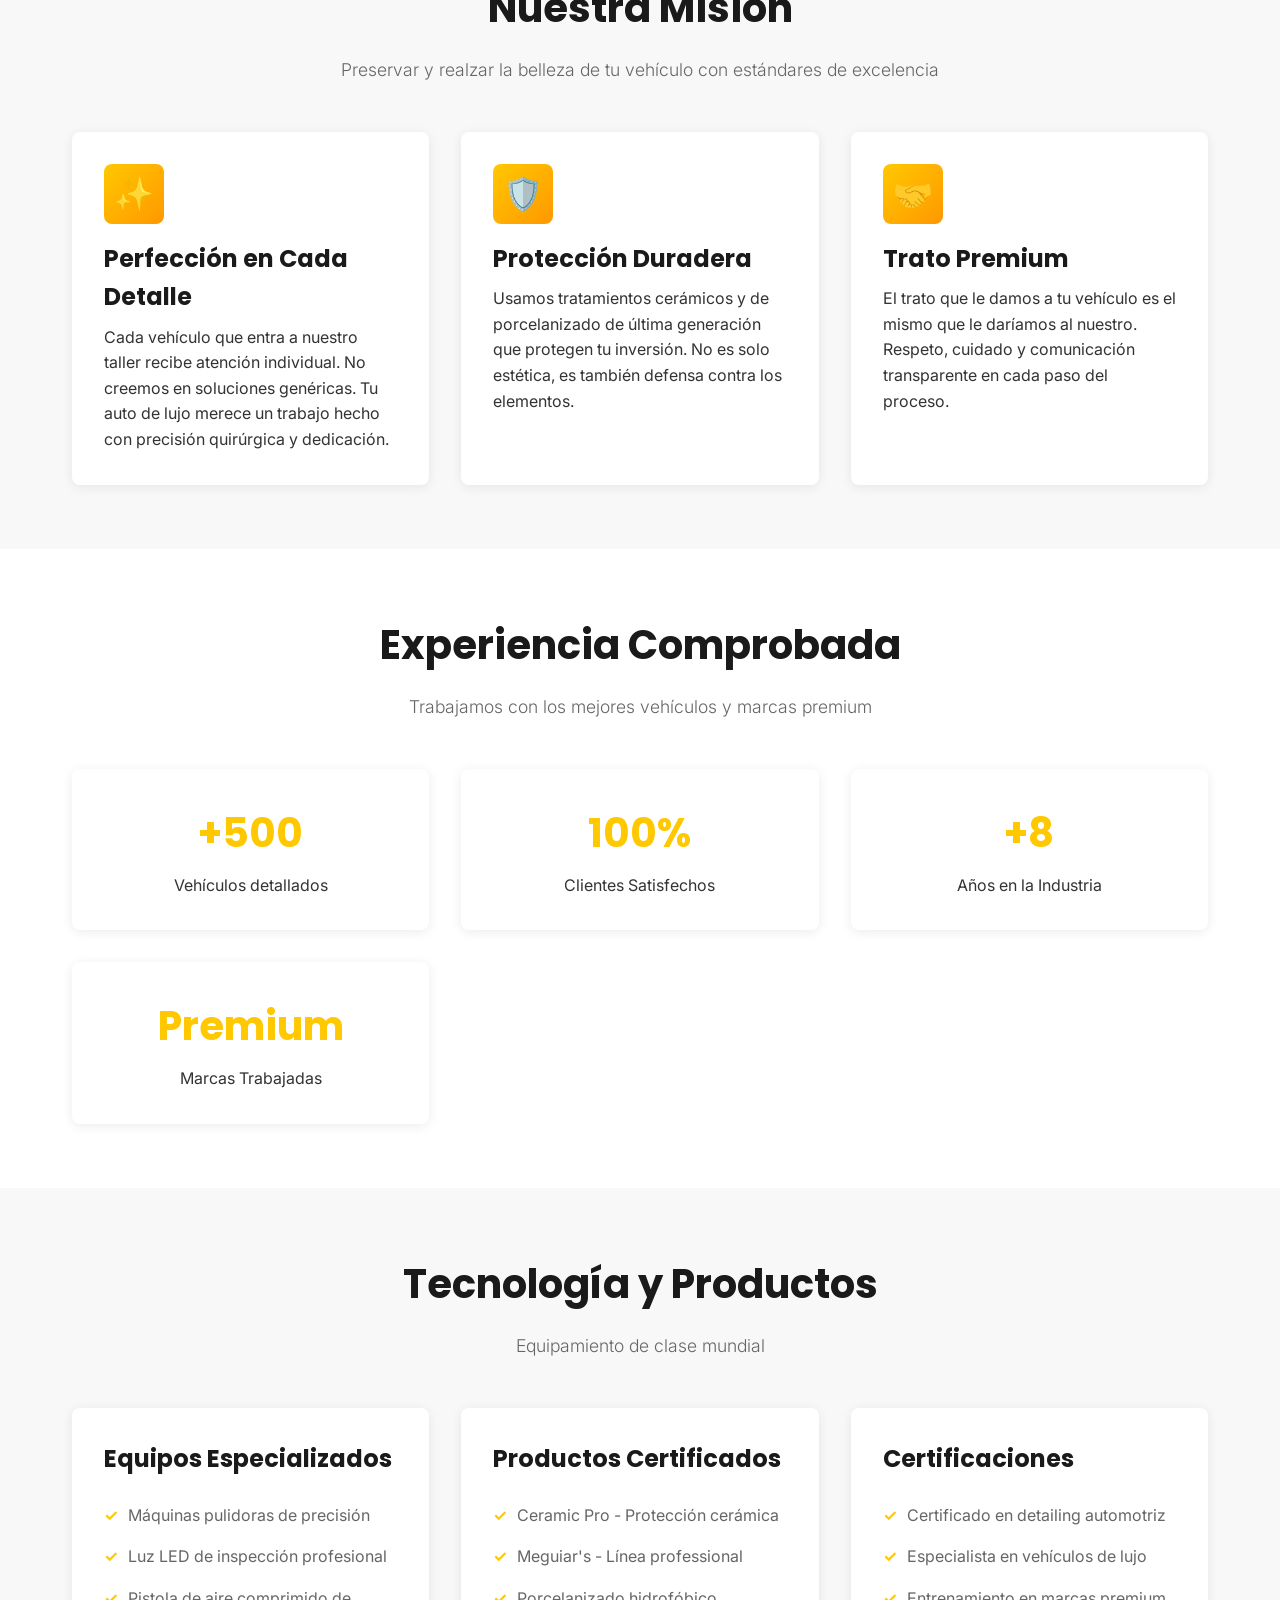
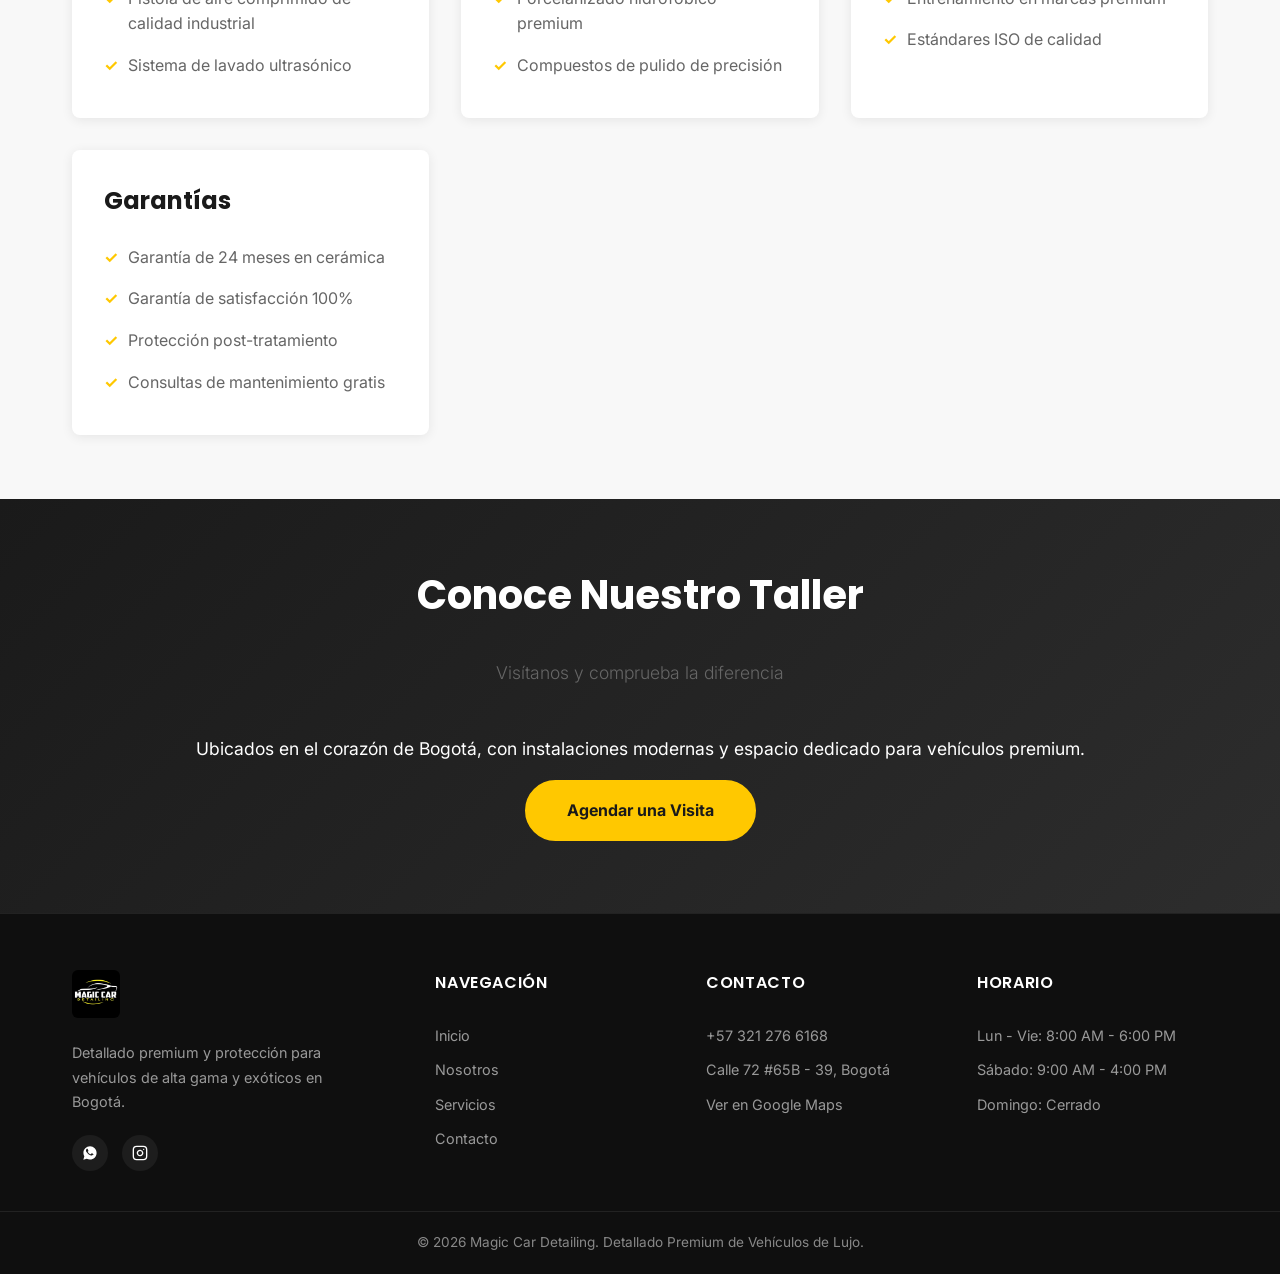
<file: nosotros.html>
<!DOCTYPE html>
<html lang="es">
<head>
  <meta charset="UTF-8">
  <meta name="viewport" content="width=device-width, initial-scale=1.0">
  <title>Nosotros - Magic Car Detailing</title>
  <meta name="description" content="Conoce a Magic Car Detailing: taller especializado en detallado premium y protección de vehículos de alta gama en Bogotá.">
  <link rel="icon" href="img/favicon.svg" type="image/svg+xml">
  <link rel="preconnect" href="https://fonts.googleapis.com">
  <link rel="preconnect" href="https://fonts.gstatic.com" crossorigin>
  <link href="https://fonts.googleapis.com/css2?family=Poppins:wght@600;700;800&family=Inter:wght@300;400;500;600&display=swap" rel="stylesheet">
  <link rel="stylesheet" href="css/style.css">
</head>
<body>
  <header>
    <div class="topbar">
      <div class="container topbar-inner">
        <div class="topbar-links">
          <a href="tel:+573212766168" class="topbar-item">
            <svg viewBox="0 0 24 24" fill="none" stroke="currentColor" stroke-width="2" stroke-linecap="round" stroke-linejoin="round"><path d="M22 16.92v3a2 2 0 0 1-2.18 2 19.79 19.79 0 0 1-8.63-3.07 19.5 19.5 0 0 1-6-6 19.79 19.79 0 0 1-3.07-8.67A2 2 0 0 1 4.11 2h3a2 2 0 0 1 2 1.72c.13.96.36 1.9.7 2.81a2 2 0 0 1-.45 2.11L8.09 9.91a16 16 0 0 0 6 6l1.27-1.27a2 2 0 0 1 2.11-.45c.91.34 1.85.57 2.81.7A2 2 0 0 1 22 16.92z"/></svg>
            +57 321 276 6168
          </a>
          <span class="topbar-item topbar-hours">
            <svg viewBox="0 0 24 24" fill="none" stroke="currentColor" stroke-width="2" stroke-linecap="round" stroke-linejoin="round"><circle cx="12" cy="12" r="10"/><polyline points="12 6 12 12 16 14"/></svg>
            Lun-Vie 8am-6pm · Sáb 9am-4pm
          </span>
        </div>
        <div class="topbar-social">
          <a href="https://www.instagram.com/magic_cardetailing/" target="_blank" rel="noopener" aria-label="Instagram">
            <svg viewBox="0 0 24 24" fill="none" stroke="currentColor" stroke-width="2" stroke-linecap="round" stroke-linejoin="round"><rect x="2" y="2" width="20" height="20" rx="5" ry="5"/><path d="M16 11.37A4 4 0 1 1 12.63 8 4 4 0 0 1 16 11.37z"/><line x1="17.5" y1="6.5" x2="17.51" y2="6.5"/></svg>
          </a>
          <a href="https://wa.me/573212766168" target="_blank" rel="noopener" aria-label="WhatsApp">
            <svg viewBox="0 0 24 24" fill="currentColor"><path d="M12.04 2C6.58 2 2.13 6.45 2.13 11.91c0 1.85.5 3.58 1.36 5.07L2 22l5.2-1.36c1.43.78 3.06 1.23 4.8 1.23 5.46 0 9.91-4.45 9.91-9.91S17.5 2 12.04 2zm4.7 12.38c-.24.66-1.19 1.21-1.87 1.34-.5.1-1.14.17-3.32-.69-2.68-1.09-4.4-3.79-4.53-3.97-.13-.17-1.07-1.43-1.07-2.72 0-1.3.68-1.94.93-2.2.24-.27.53-.34.7-.34.18 0 .35 0 .5.01.16.01.37-.06.58.45.24.58.8 2 .87 2.14.07.15.12.32.02.5-.09.19-.14.3-.28.46-.14.16-.3.36-.42.48-.14.14-.29.29-.13.57.17.28.75 1.23 1.6 2 1.1 1 2.03 1.3 2.31 1.45.28.14.44.12.6-.07.17-.19.71-.83.9-1.11.19-.28.38-.24.63-.14.26.09 1.65.78 1.93.92.29.14.48.21.55.33.07.13.07.72-.17 1.39z"/></svg>
          </a>
        </div>
      </div>
    </div>
    <div class="header-main">
      <div class="header-container">
        <a href="index.html" class="logo">
          <img src="img/logo.jpeg" alt="Magic Car Detailing" class="logo-img">
        </a>
        <nav>
          <a href="index.html">Inicio</a>
          <a href="nosotros.html" class="active">Nosotros</a>
          <a href="servicios.html">Servicios</a>
          <a href="contacto.html">Contacto</a>
          <a href="contacto.html" class="nav-cta">Agendar</a>
        </nav>
        <div class="hamburger">
          <span></span>
          <span></span>
          <span></span>
        </div>
      </div>
    </div>
  </header>

  <section class="hero" style="padding: 4rem 2rem;">
    <div class="hero-content">
      <h1>Especialistas en Vehículos de <span class="accent">Alta Gama</span></h1>
      <p>Años de experiencia transformando y protegiendo vehículos exóticos y de lujo</p>
    </div>
  </section>

  <section>
    <div class="container">
      <h2>Quiénes Somos</h2>

      <div style="max-width: 800px; margin: 2rem auto; text-align: center;">
        <p style="font-size: 1.1rem; color: var(--text-light); line-height: 1.8;">
          Magic Car Detailing es un taller profesional especializado en detallado premium y protección de vehículos de alta gama y exóticos.
          Nuestro equipo cuenta con años de experiencia trabajando con marcas premium como BMW, Mercedes-Benz, Tesla, Porsche y vehículos importados restaurados.
        </p>
      </div>

      <div style="margin-top: 3rem;">
        <img src="img/gallery/foto-taller-bmw2.jpg" alt="Fachada del taller Magic Car Detailing con vehículo recién detallado" style="width: 100%; max-width: 600px; border-radius: 8px; margin: 0 auto; display: block; box-shadow: 0 4px 16px rgba(0,0,0,0.1);" loading="lazy" decoding="async">
      </div>
    </div>
  </section>

  <section class="light">
    <div class="container">
      <h2>Nuestra Misión</h2>
      <p class="subtitle">Preservar y realzar la belleza de tu vehículo con estándares de excelencia</p>

      <div class="grid">
        <div class="grid-item">
          <div class="service-icon">✨</div>
          <h3>Perfección en Cada Detalle</h3>
          <p>
            Cada vehículo que entra a nuestro taller recibe atención individual. No creemos en soluciones genéricas.
            Tu auto de lujo merece un trabajo hecho con precisión quirúrgica y dedicación.
          </p>
        </div>

        <div class="grid-item">
          <div class="service-icon">🛡️</div>
          <h3>Protección Duradera</h3>
          <p>
            Usamos tratamientos cerámicos y de porcelanizado de última generación que protegen tu inversión.
            No es solo estética, es también defensa contra los elementos.
          </p>
        </div>

        <div class="grid-item">
          <div class="service-icon">🤝</div>
          <h3>Trato Premium</h3>
          <p>
            El trato que le damos a tu vehículo es el mismo que le daríamos al nuestro. Respeto, cuidado y
            comunicación transparente en cada paso del proceso.
          </p>
        </div>
      </div>
    </div>
  </section>

  <section>
    <div class="container">
      <h2>Experiencia Comprobada</h2>
      <p class="subtitle">Trabajamos con los mejores vehículos y marcas premium</p>

      <div class="grid">
        <div class="grid-item" style="text-align: center;">
          <h3 style="color: var(--accent); font-size: 2.5rem;">+500</h3>
          <p>Vehículos detallados</p>
        </div>

        <div class="grid-item" style="text-align: center;">
          <h3 style="color: var(--accent); font-size: 2.5rem;">100%</h3>
          <p>Clientes Satisfechos</p>
        </div>

        <div class="grid-item" style="text-align: center;">
          <h3 style="color: var(--accent); font-size: 2.5rem;">+8</h3>
          <p>Años en la Industria</p>
        </div>

        <div class="grid-item" style="text-align: center;">
          <h3 style="color: var(--accent); font-size: 2.5rem;">Premium</h3>
          <p>Marcas Trabajadas</p>
        </div>
      </div>
    </div>
  </section>

  <section class="light">
    <div class="container">
      <h2>Tecnología y Productos</h2>
      <p class="subtitle">Equipamiento de clase mundial</p>

      <div class="grid">
        <div class="grid-item">
          <h3>Equipos Especializados</h3>
          <ul class="feature-list">
            <li>Máquinas pulidoras de precisión</li>
            <li>Luz LED de inspección profesional</li>
            <li>Pistola de aire comprimido de calidad industrial</li>
            <li>Sistema de lavado ultrasónico</li>
          </ul>
        </div>

        <div class="grid-item">
          <h3>Productos Certificados</h3>
          <ul class="feature-list">
            <li>Ceramic Pro - Protección cerámica</li>
            <li>Meguiar's - Línea professional</li>
            <li>Porcelanizado hidrofóbico premium</li>
            <li>Compuestos de pulido de precisión</li>
          </ul>
        </div>

        <div class="grid-item">
          <h3>Certificaciones</h3>
          <ul class="feature-list">
            <li>Certificado en detailing automotriz</li>
            <li>Especialista en vehículos de lujo</li>
            <li>Entrenamiento en marcas premium</li>
            <li>Estándares ISO de calidad</li>
          </ul>
        </div>

        <div class="grid-item">
          <h3>Garantías</h3>
          <ul class="feature-list">
            <li>Garantía de 24 meses en cerámica</li>
            <li>Garantía de satisfacción 100%</li>
            <li>Protección post-tratamiento</li>
            <li>Consultas de mantenimiento gratis</li>
          </ul>
        </div>
      </div>
    </div>
  </section>

  <section class="contact-section">
    <div class="container">
      <h2>Conoce Nuestro Taller</h2>
      <p class="subtitle">Visítanos y comprueba la diferencia</p>

      <div style="text-align: center;">
        <p style="font-size: 1.1rem; margin-bottom: 1rem;">
          Ubicados en el corazón de Bogotá, con instalaciones modernas y espacio dedicado para vehículos premium.
        </p>
        <a href="contacto.html" class="cta-button">Agendar una Visita</a>
      </div>
    </div>
  </section>

  <footer>
    <div class="container footer-grid">
      <div class="footer-brand">
        <img src="img/logo.jpeg" alt="Magic Car Detailing" class="footer-logo">
        <p>Detallado premium y protección para vehículos de alta gama y exóticos en Bogotá.</p>
        <div class="footer-social">
          <a href="https://wa.me/573212766168" target="_blank" rel="noopener" aria-label="WhatsApp">
            <svg viewBox="0 0 24 24" fill="currentColor"><path d="M12.04 2C6.58 2 2.13 6.45 2.13 11.91c0 1.85.5 3.58 1.36 5.07L2 22l5.2-1.36c1.43.78 3.06 1.23 4.8 1.23 5.46 0 9.91-4.45 9.91-9.91S17.5 2 12.04 2zm4.7 12.38c-.24.66-1.19 1.21-1.87 1.34-.5.1-1.14.17-3.32-.69-2.68-1.09-4.4-3.79-4.53-3.97-.13-.17-1.07-1.43-1.07-2.72 0-1.3.68-1.94.93-2.2.24-.27.53-.34.7-.34.18 0 .35 0 .5.01.16.01.37-.06.58.45.24.58.8 2 .87 2.14.07.15.12.32.02.5-.09.19-.14.3-.28.46-.14.16-.3.36-.42.48-.14.14-.29.29-.13.57.17.28.75 1.23 1.6 2 1.1 1 2.03 1.3 2.31 1.45.28.14.44.12.6-.07.17-.19.71-.83.9-1.11.19-.28.38-.24.63-.14.26.09 1.65.78 1.93.92.29.14.48.21.55.33.07.13.07.72-.17 1.39z"/></svg>
          </a>
          <a href="https://www.instagram.com/magic_cardetailing/" target="_blank" rel="noopener" aria-label="Instagram">
            <svg viewBox="0 0 24 24" fill="none" stroke="currentColor" stroke-width="2" stroke-linecap="round" stroke-linejoin="round"><rect x="2" y="2" width="20" height="20" rx="5" ry="5"/><path d="M16 11.37A4 4 0 1 1 12.63 8 4 4 0 0 1 16 11.37z"/><line x1="17.5" y1="6.5" x2="17.51" y2="6.5"/></svg>
          </a>
        </div>
      </div>

      <div class="footer-col">
        <h4>Navegación</h4>
        <a href="index.html">Inicio</a>
        <a href="nosotros.html">Nosotros</a>
        <a href="servicios.html">Servicios</a>
        <a href="contacto.html">Contacto</a>
      </div>

      <div class="footer-col">
        <h4>Contacto</h4>
        <a href="tel:+573212766168">+57 321 276 6168</a>
        <span>Calle 72 #65B - 39, Bogotá</span>
        <a href="https://www.google.com/maps?q=Calle+72+%2365B-39+Bogota" target="_blank" rel="noopener">Ver en Google Maps</a>
      </div>

      <div class="footer-col">
        <h4>Horario</h4>
        <span>Lun - Vie: 8:00 AM - 6:00 PM</span>
        <span>Sábado: 9:00 AM - 4:00 PM</span>
        <span>Domingo: Cerrado</span>
      </div>
    </div>

    <div class="footer-bottom">
      <p>&copy; 2026 Magic Car Detailing. Detallado Premium de Vehículos de Lujo.</p>
    </div>
  </footer>

  <button id="backToTop" class="back-to-top" aria-label="Volver arriba">
    <svg viewBox="0 0 24 24" fill="none" stroke="currentColor" stroke-width="2.5" stroke-linecap="round" stroke-linejoin="round"><polyline points="18 15 12 9 6 15"/></svg>
  </button>

  <script src="js/script.js"></script>
</body>
</html>
</file>
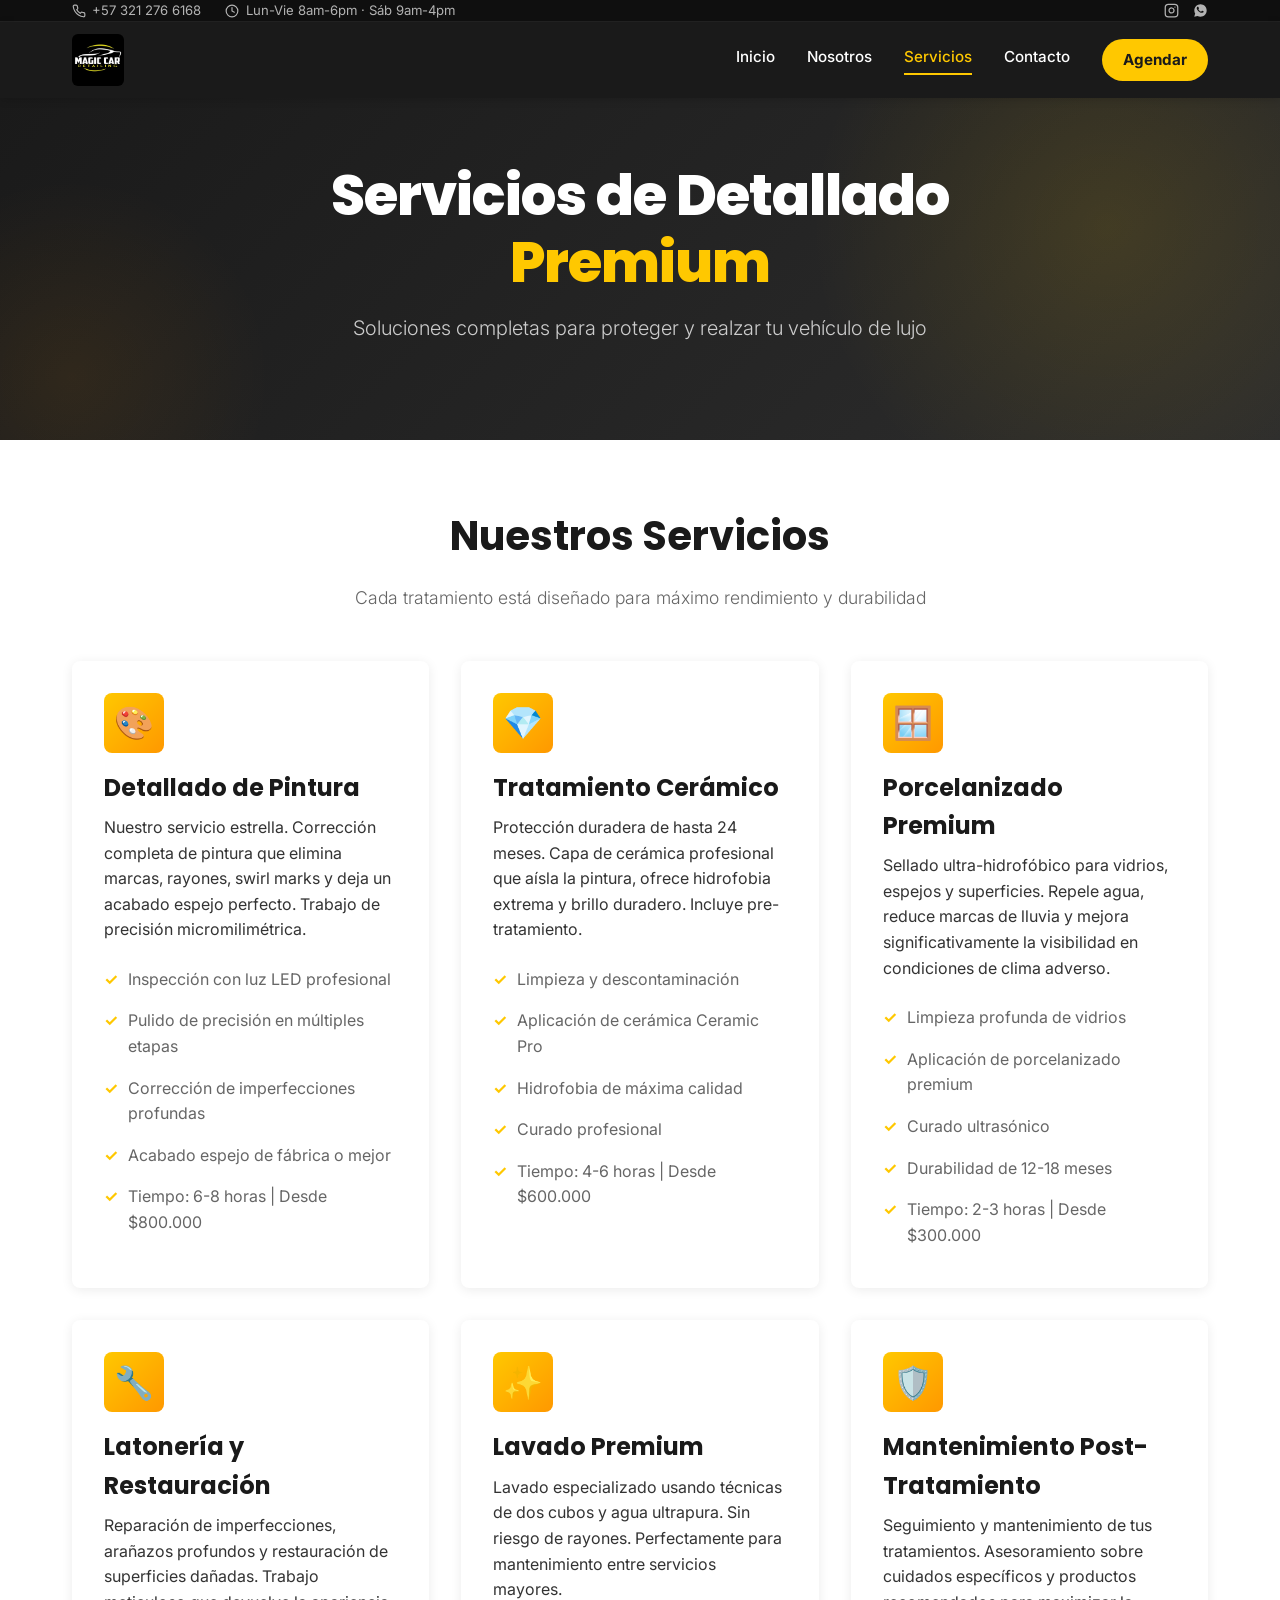
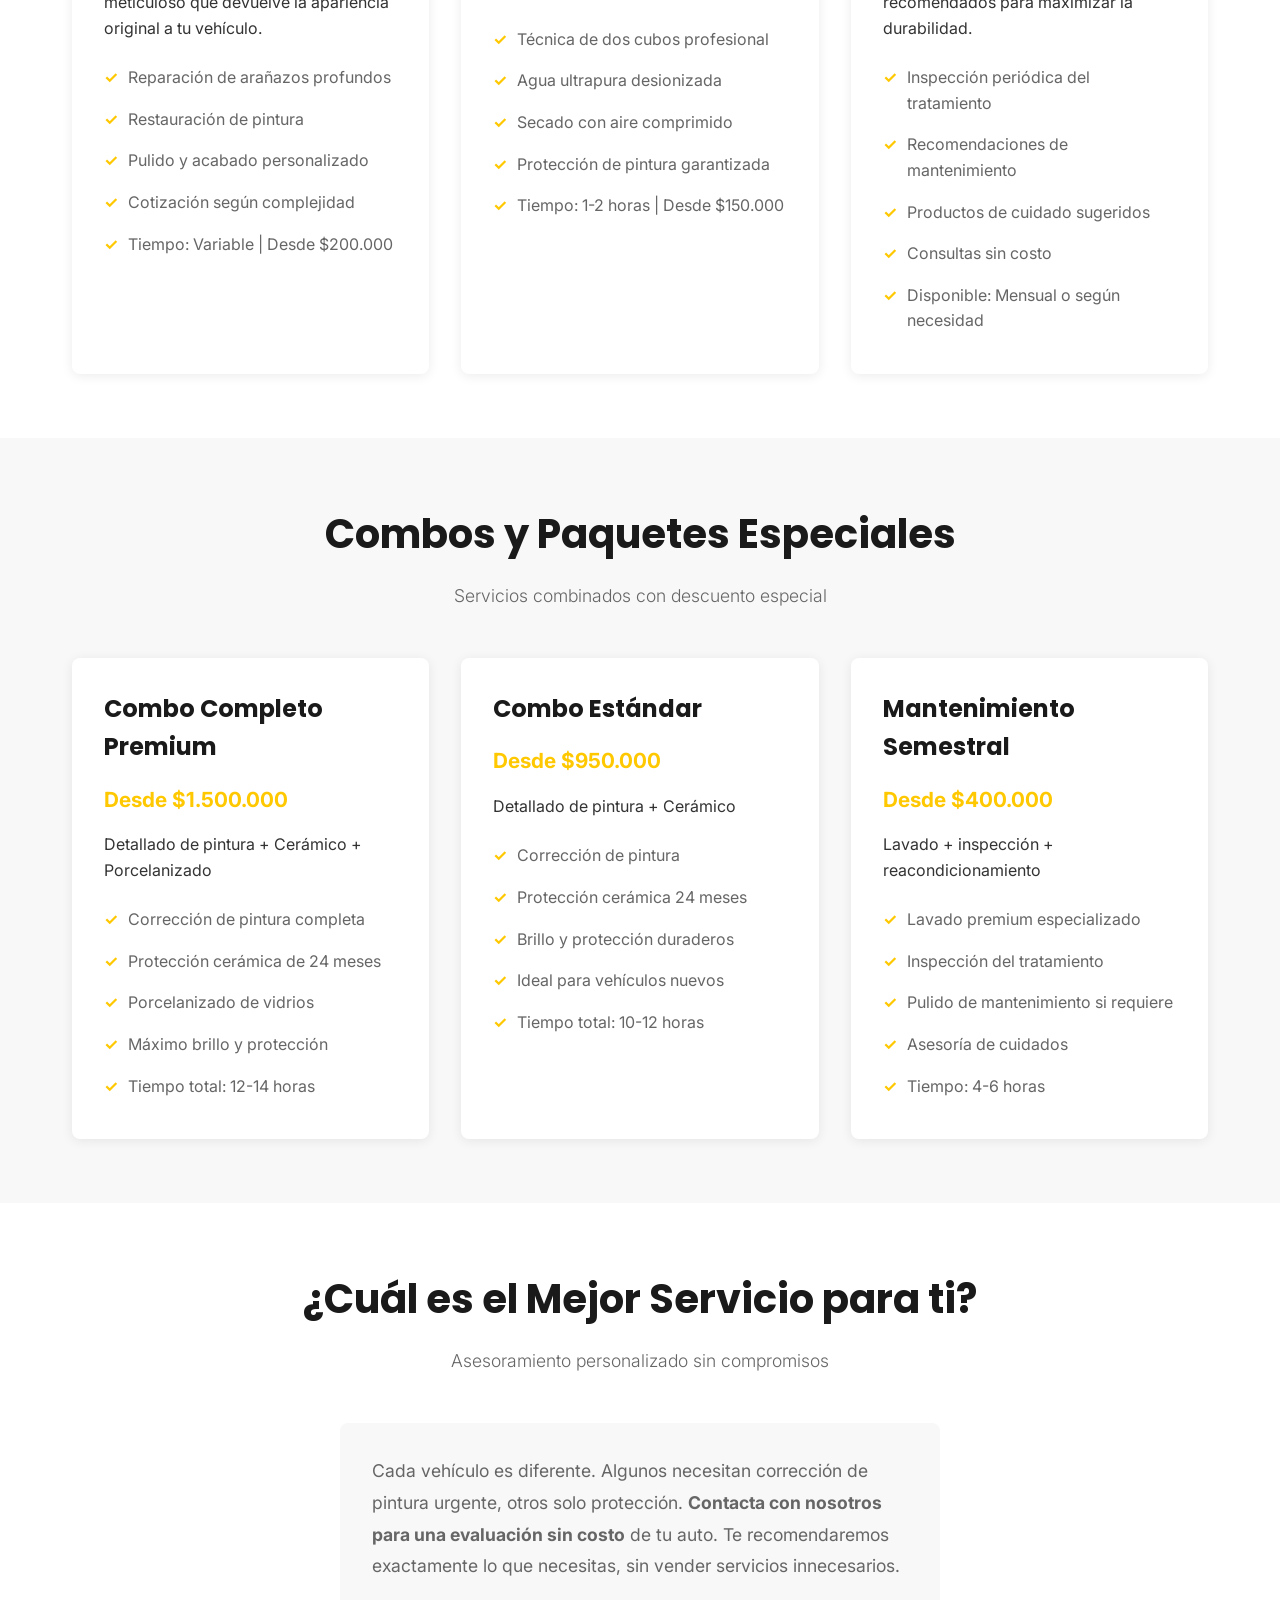
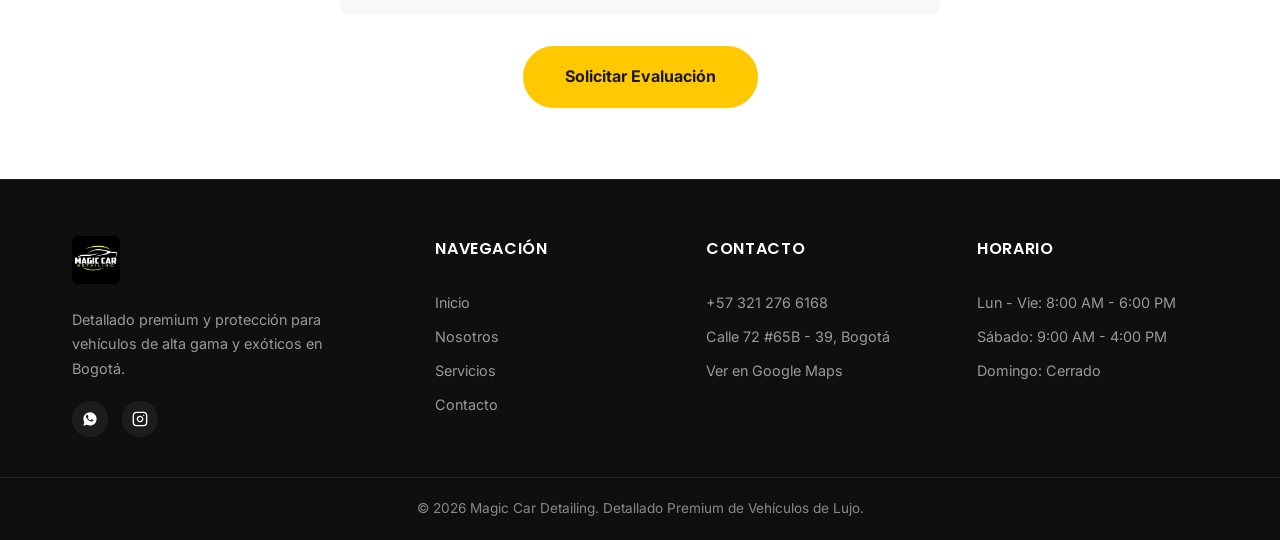
<file: servicios.html>
<!DOCTYPE html>
<html lang="es">
<head>
  <meta charset="UTF-8">
  <meta name="viewport" content="width=device-width, initial-scale=1.0">
  <title>Servicios - Magic Car Detailing</title>
  <meta name="description" content="Detallado de pintura, tratamiento cerámico, porcelanizado y latonería para vehículos de alta gama en Bogotá.">
  <link rel="icon" href="img/favicon.svg" type="image/svg+xml">
  <link rel="preconnect" href="https://fonts.googleapis.com">
  <link rel="preconnect" href="https://fonts.gstatic.com" crossorigin>
  <link href="https://fonts.googleapis.com/css2?family=Poppins:wght@600;700;800&family=Inter:wght@300;400;500;600&display=swap" rel="stylesheet">
  <link rel="stylesheet" href="css/style.css">
</head>
<body>
  <header>
    <div class="topbar">
      <div class="container topbar-inner">
        <div class="topbar-links">
          <a href="tel:+573212766168" class="topbar-item">
            <svg viewBox="0 0 24 24" fill="none" stroke="currentColor" stroke-width="2" stroke-linecap="round" stroke-linejoin="round"><path d="M22 16.92v3a2 2 0 0 1-2.18 2 19.79 19.79 0 0 1-8.63-3.07 19.5 19.5 0 0 1-6-6 19.79 19.79 0 0 1-3.07-8.67A2 2 0 0 1 4.11 2h3a2 2 0 0 1 2 1.72c.13.96.36 1.9.7 2.81a2 2 0 0 1-.45 2.11L8.09 9.91a16 16 0 0 0 6 6l1.27-1.27a2 2 0 0 1 2.11-.45c.91.34 1.85.57 2.81.7A2 2 0 0 1 22 16.92z"/></svg>
            +57 321 276 6168
          </a>
          <span class="topbar-item topbar-hours">
            <svg viewBox="0 0 24 24" fill="none" stroke="currentColor" stroke-width="2" stroke-linecap="round" stroke-linejoin="round"><circle cx="12" cy="12" r="10"/><polyline points="12 6 12 12 16 14"/></svg>
            Lun-Vie 8am-6pm · Sáb 9am-4pm
          </span>
        </div>
        <div class="topbar-social">
          <a href="https://www.instagram.com/magic_cardetailing/" target="_blank" rel="noopener" aria-label="Instagram">
            <svg viewBox="0 0 24 24" fill="none" stroke="currentColor" stroke-width="2" stroke-linecap="round" stroke-linejoin="round"><rect x="2" y="2" width="20" height="20" rx="5" ry="5"/><path d="M16 11.37A4 4 0 1 1 12.63 8 4 4 0 0 1 16 11.37z"/><line x1="17.5" y1="6.5" x2="17.51" y2="6.5"/></svg>
          </a>
          <a href="https://wa.me/573212766168" target="_blank" rel="noopener" aria-label="WhatsApp">
            <svg viewBox="0 0 24 24" fill="currentColor"><path d="M12.04 2C6.58 2 2.13 6.45 2.13 11.91c0 1.85.5 3.58 1.36 5.07L2 22l5.2-1.36c1.43.78 3.06 1.23 4.8 1.23 5.46 0 9.91-4.45 9.91-9.91S17.5 2 12.04 2zm4.7 12.38c-.24.66-1.19 1.21-1.87 1.34-.5.1-1.14.17-3.32-.69-2.68-1.09-4.4-3.79-4.53-3.97-.13-.17-1.07-1.43-1.07-2.72 0-1.3.68-1.94.93-2.2.24-.27.53-.34.7-.34.18 0 .35 0 .5.01.16.01.37-.06.58.45.24.58.8 2 .87 2.14.07.15.12.32.02.5-.09.19-.14.3-.28.46-.14.16-.3.36-.42.48-.14.14-.29.29-.13.57.17.28.75 1.23 1.6 2 1.1 1 2.03 1.3 2.31 1.45.28.14.44.12.6-.07.17-.19.71-.83.9-1.11.19-.28.38-.24.63-.14.26.09 1.65.78 1.93.92.29.14.48.21.55.33.07.13.07.72-.17 1.39z"/></svg>
          </a>
        </div>
      </div>
    </div>
    <div class="header-main">
      <div class="header-container">
        <a href="index.html" class="logo">
          <img src="img/logo.jpeg" alt="Magic Car Detailing" class="logo-img">
        </a>
        <nav>
          <a href="index.html">Inicio</a>
          <a href="nosotros.html">Nosotros</a>
          <a href="servicios.html" class="active">Servicios</a>
          <a href="contacto.html">Contacto</a>
          <a href="contacto.html" class="nav-cta">Agendar</a>
        </nav>
        <div class="hamburger">
          <span></span>
          <span></span>
          <span></span>
        </div>
      </div>
    </div>
  </header>

  <section class="hero" style="padding: 4rem 2rem;">
    <div class="hero-content">
      <h1>Servicios de Detallado <span class="accent">Premium</span></h1>
      <p>Soluciones completas para proteger y realzar tu vehículo de lujo</p>
    </div>
  </section>

  <section>
    <div class="container">
      <h2>Nuestros Servicios</h2>
      <p class="subtitle">Cada tratamiento está diseñado para máximo rendimiento y durabilidad</p>

      <div class="grid">
        <div class="grid-item">
          <div class="service-icon">🎨</div>
          <h3>Detallado de Pintura</h3>
          <p>
            Nuestro servicio estrella. Corrección completa de pintura que elimina marcas, rayones, swirl marks y
            deja un acabado espejo perfecto. Trabajo de precisión micromilimétrica.
          </p>
          <ul class="feature-list">
            <li>Inspección con luz LED profesional</li>
            <li>Pulido de precisión en múltiples etapas</li>
            <li>Corrección de imperfecciones profundas</li>
            <li>Acabado espejo de fábrica o mejor</li>
            <li>Tiempo: 6-8 horas | Desde $800.000</li>
          </ul>
        </div>

        <div class="grid-item">
          <div class="service-icon">💎</div>
          <h3>Tratamiento Cerámico</h3>
          <p>
            Protección duradera de hasta 24 meses. Capa de cerámica profesional que aísla la pintura,
            ofrece hidrofobia extrema y brillo duradero. Incluye pre-tratamiento.
          </p>
          <ul class="feature-list">
            <li>Limpieza y descontaminación</li>
            <li>Aplicación de cerámica Ceramic Pro</li>
            <li>Hidrofobia de máxima calidad</li>
            <li>Curado profesional</li>
            <li>Tiempo: 4-6 horas | Desde $600.000</li>
          </ul>
        </div>

        <div class="grid-item">
          <div class="service-icon">🪟</div>
          <h3>Porcelanizado Premium</h3>
          <p>
            Sellado ultra-hidrofóbico para vidrios, espejos y superficies. Repele agua, reduce marcas de lluvia
            y mejora significativamente la visibilidad en condiciones de clima adverso.
          </p>
          <ul class="feature-list">
            <li>Limpieza profunda de vidrios</li>
            <li>Aplicación de porcelanizado premium</li>
            <li>Curado ultrasónico</li>
            <li>Durabilidad de 12-18 meses</li>
            <li>Tiempo: 2-3 horas | Desde $300.000</li>
          </ul>
        </div>

        <div class="grid-item">
          <div class="service-icon">🔧</div>
          <h3>Latonería y Restauración</h3>
          <p>
            Reparación de imperfecciones, arañazos profundos y restauración de superficies dañadas.
            Trabajo meticuloso que devuelve la apariencia original a tu vehículo.
          </p>
          <ul class="feature-list">
            <li>Reparación de arañazos profundos</li>
            <li>Restauración de pintura</li>
            <li>Pulido y acabado personalizado</li>
            <li>Cotización según complejidad</li>
            <li>Tiempo: Variable | Desde $200.000</li>
          </ul>
        </div>

        <div class="grid-item">
          <div class="service-icon">✨</div>
          <h3>Lavado Premium</h3>
          <p>
            Lavado especializado usando técnicas de dos cubos y agua ultrapura. Sin riesgo de rayones.
            Perfectamente para mantenimiento entre servicios mayores.
          </p>
          <ul class="feature-list">
            <li>Técnica de dos cubos profesional</li>
            <li>Agua ultrapura desionizada</li>
            <li>Secado con aire comprimido</li>
            <li>Protección de pintura garantizada</li>
            <li>Tiempo: 1-2 horas | Desde $150.000</li>
          </ul>
        </div>

        <div class="grid-item">
          <div class="service-icon">🛡️</div>
          <h3>Mantenimiento Post-Tratamiento</h3>
          <p>
            Seguimiento y mantenimiento de tus tratamientos. Asesoramiento sobre cuidados específicos y
            productos recomendados para maximizar la durabilidad.
          </p>
          <ul class="feature-list">
            <li>Inspección periódica del tratamiento</li>
            <li>Recomendaciones de mantenimiento</li>
            <li>Productos de cuidado sugeridos</li>
            <li>Consultas sin costo</li>
            <li>Disponible: Mensual o según necesidad</li>
          </ul>
        </div>
      </div>
    </div>
  </section>

  <section class="light">
    <div class="container">
      <h2>Combos y Paquetes Especiales</h2>
      <p class="subtitle">Servicios combinados con descuento especial</p>

      <div class="grid">
        <div class="grid-item">
          <h3>Combo Completo Premium</h3>
          <p style="font-size: 1.3rem; color: var(--accent); font-weight: 700; margin: 1rem 0;">
            Desde $1.500.000
          </p>
          <p>Detallado de pintura + Cerámico + Porcelanizado</p>
          <ul class="feature-list">
            <li>Corrección de pintura completa</li>
            <li>Protección cerámica de 24 meses</li>
            <li>Porcelanizado de vidrios</li>
            <li>Máximo brillo y protección</li>
            <li>Tiempo total: 12-14 horas</li>
          </ul>
        </div>

        <div class="grid-item">
          <h3>Combo Estándar</h3>
          <p style="font-size: 1.3rem; color: var(--accent); font-weight: 700; margin: 1rem 0;">
            Desde $950.000
          </p>
          <p>Detallado de pintura + Cerámico</p>
          <ul class="feature-list">
            <li>Corrección de pintura</li>
            <li>Protección cerámica 24 meses</li>
            <li>Brillo y protección duraderos</li>
            <li>Ideal para vehículos nuevos</li>
            <li>Tiempo total: 10-12 horas</li>
          </ul>
        </div>

        <div class="grid-item">
          <h3>Mantenimiento Semestral</h3>
          <p style="font-size: 1.3rem; color: var(--accent); font-weight: 700; margin: 1rem 0;">
            Desde $400.000
          </p>
          <p>Lavado + inspección + reacondicionamiento</p>
          <ul class="feature-list">
            <li>Lavado premium especializado</li>
            <li>Inspección del tratamiento</li>
            <li>Pulido de mantenimiento si requiere</li>
            <li>Asesoría de cuidados</li>
            <li>Tiempo: 4-6 horas</li>
          </ul>
        </div>
      </div>
    </div>
  </section>

  <section>
    <div class="container">
      <h2>¿Cuál es el Mejor Servicio para ti?</h2>
      <p class="subtitle">Asesoramiento personalizado sin compromisos</p>

      <div style="background-color: var(--light); padding: 2rem; border-radius: 8px; max-width: 600px; margin: 2rem auto;">
        <p style="font-size: 1.1rem; line-height: 1.8; color: var(--text-light);">
          Cada vehículo es diferente. Algunos necesitan corrección de pintura urgente, otros solo protección.
          <strong>Contacta con nosotros para una evaluación sin costo</strong> de tu auto.
          Te recomendaremos exactamente lo que necesitas, sin vender servicios innecesarios.
        </p>
      </div>

      <div style="text-align: center; margin-top: 2rem;">
        <a href="contacto.html" class="cta-button">Solicitar Evaluación</a>
      </div>
    </div>
  </section>

  <footer>
    <div class="container footer-grid">
      <div class="footer-brand">
        <img src="img/logo.jpeg" alt="Magic Car Detailing" class="footer-logo">
        <p>Detallado premium y protección para vehículos de alta gama y exóticos en Bogotá.</p>
        <div class="footer-social">
          <a href="https://wa.me/573212766168" target="_blank" rel="noopener" aria-label="WhatsApp">
            <svg viewBox="0 0 24 24" fill="currentColor"><path d="M12.04 2C6.58 2 2.13 6.45 2.13 11.91c0 1.85.5 3.58 1.36 5.07L2 22l5.2-1.36c1.43.78 3.06 1.23 4.8 1.23 5.46 0 9.91-4.45 9.91-9.91S17.5 2 12.04 2zm4.7 12.38c-.24.66-1.19 1.21-1.87 1.34-.5.1-1.14.17-3.32-.69-2.68-1.09-4.4-3.79-4.53-3.97-.13-.17-1.07-1.43-1.07-2.72 0-1.3.68-1.94.93-2.2.24-.27.53-.34.7-.34.18 0 .35 0 .5.01.16.01.37-.06.58.45.24.58.8 2 .87 2.14.07.15.12.32.02.5-.09.19-.14.3-.28.46-.14.16-.3.36-.42.48-.14.14-.29.29-.13.57.17.28.75 1.23 1.6 2 1.1 1 2.03 1.3 2.31 1.45.28.14.44.12.6-.07.17-.19.71-.83.9-1.11.19-.28.38-.24.63-.14.26.09 1.65.78 1.93.92.29.14.48.21.55.33.07.13.07.72-.17 1.39z"/></svg>
          </a>
          <a href="https://www.instagram.com/magic_cardetailing/" target="_blank" rel="noopener" aria-label="Instagram">
            <svg viewBox="0 0 24 24" fill="none" stroke="currentColor" stroke-width="2" stroke-linecap="round" stroke-linejoin="round"><rect x="2" y="2" width="20" height="20" rx="5" ry="5"/><path d="M16 11.37A4 4 0 1 1 12.63 8 4 4 0 0 1 16 11.37z"/><line x1="17.5" y1="6.5" x2="17.51" y2="6.5"/></svg>
          </a>
        </div>
      </div>

      <div class="footer-col">
        <h4>Navegación</h4>
        <a href="index.html">Inicio</a>
        <a href="nosotros.html">Nosotros</a>
        <a href="servicios.html">Servicios</a>
        <a href="contacto.html">Contacto</a>
      </div>

      <div class="footer-col">
        <h4>Contacto</h4>
        <a href="tel:+573212766168">+57 321 276 6168</a>
        <span>Calle 72 #65B - 39, Bogotá</span>
        <a href="https://www.google.com/maps?q=Calle+72+%2365B-39+Bogota" target="_blank" rel="noopener">Ver en Google Maps</a>
      </div>

      <div class="footer-col">
        <h4>Horario</h4>
        <span>Lun - Vie: 8:00 AM - 6:00 PM</span>
        <span>Sábado: 9:00 AM - 4:00 PM</span>
        <span>Domingo: Cerrado</span>
      </div>
    </div>

    <div class="footer-bottom">
      <p>&copy; 2026 Magic Car Detailing. Detallado Premium de Vehículos de Lujo.</p>
    </div>
  </footer>

  <button id="backToTop" class="back-to-top" aria-label="Volver arriba">
    <svg viewBox="0 0 24 24" fill="none" stroke="currentColor" stroke-width="2.5" stroke-linecap="round" stroke-linejoin="round"><polyline points="18 15 12 9 6 15"/></svg>
  </button>

  <script src="js/script.js"></script>
</body>
</html>
</file>
<file: css/style.css>
* {
  margin: 0;
  padding: 0;
  box-sizing: border-box;
}

:root {
  --primary: #1a1a1a;
  --accent: #ffc800;
  --accent-dark: #ff9800;
  --light: #f8f8f8;
  --text: #333333;
  --text-light: #666666;
  --border: #e0e0e0;
  --white: #ffffff;
  --font-heading: 'Poppins', -apple-system, BlinkMacSystemFont, 'Segoe UI', sans-serif;
  --font-body: 'Inter', -apple-system, BlinkMacSystemFont, 'Segoe UI', sans-serif;
}

html {
  scroll-behavior: smooth;
}

body {
  font-family: var(--font-body);
  color: var(--text);
  background-color: var(--white);
  line-height: 1.6;
}

/* Header & Navigation */
header {
  position: sticky;
  top: 0;
  z-index: 1000;
}

/* Slim utility bar above the main nav */
.topbar {
  background-color: #0f0f0f;
  border-bottom: 1px solid rgba(255,255,255,0.08);
}

.topbar-inner {
  display: flex;
  align-items: center;
  justify-content: space-between;
  gap: 1.5rem;
  padding: 0.5rem 2rem;
  font-size: 0.82rem;
  color: #b3b3b3;
}

.topbar-links {
  display: flex;
  align-items: center;
  gap: 1.5rem;
}

.topbar-item {
  display: inline-flex;
  align-items: center;
  gap: 0.4rem;
  color: #b3b3b3;
  text-decoration: none;
  transition: color 0.25s ease;
  white-space: nowrap;
}

.topbar-item svg {
  width: 14px;
  height: 14px;
  flex-shrink: 0;
}

a.topbar-item:hover {
  color: var(--accent);
}

.topbar-social {
  display: flex;
  gap: 0.9rem;
}

.topbar-social a {
  color: #b3b3b3;
  display: inline-flex;
  transition: color 0.25s ease, transform 0.25s ease;
}

.topbar-social a:hover {
  color: var(--accent);
  transform: translateY(-2px);
}

.topbar-social svg {
  width: 15px;
  height: 15px;
}

/* Main navigation bar */
.header-main {
  background-color: var(--primary);
  box-shadow: 0 2px 8px rgba(0,0,0,0.15);
  transition: padding 0.3s ease, background-color 0.3s ease;
}

header.scrolled .header-main {
  background-color: rgba(26, 26, 26, 0.94);
  backdrop-filter: blur(8px);
  -webkit-backdrop-filter: blur(8px);
}

header.scrolled .topbar {
  display: none;
}

.header-container {
  max-width: 1200px;
  margin: 0 auto;
  padding: 0.75rem 2rem;
  display: flex;
  justify-content: space-between;
  align-items: center;
  transition: padding 0.3s ease;
}

header.scrolled .header-container {
  padding-top: 0.5rem;
  padding-bottom: 0.5rem;
}

.logo {
  display: flex;
  align-items: center;
}

.logo-img {
  height: 52px;
  width: auto;
  display: block;
  border-radius: 6px;
  transition: height 0.3s ease, transform 0.25s ease;
}

.logo:hover .logo-img {
  transform: scale(1.04);
}

header.scrolled .logo-img {
  height: 42px;
}

nav {
  display: flex;
  align-items: center;
  gap: 2rem;
}

nav a {
  color: var(--white);
  text-decoration: none;
  font-size: 0.95rem;
  font-weight: 500;
  transition: color 0.3s ease;
  position: relative;
  padding-bottom: 0.3rem;
}

nav a::before {
  content: '';
  position: absolute;
  bottom: 0;
  left: 50%;
  right: 50%;
  height: 2px;
  background-color: var(--accent);
  transition: left 0.25s ease, right 0.25s ease;
}

nav a:hover,
nav a.active {
  color: var(--accent);
}

nav a:hover::before,
nav a.active::before {
  left: 0;
  right: 0;
}

nav a:focus-visible,
.cta-button:focus-visible {
  outline: 2px solid var(--accent);
  outline-offset: 3px;
}

.nav-cta {
  background-color: var(--accent);
  color: var(--primary) !important;
  padding: 0.55rem 1.3rem;
  border-radius: 50px;
  font-weight: 700 !important;
  transition: transform 0.25s ease, box-shadow 0.25s ease;
}

.nav-cta::before {
  display: none;
}

.nav-cta:hover {
  color: var(--primary) !important;
  transform: translateY(-2px);
  box-shadow: 0 6px 16px rgba(255, 200, 0, 0.3);
}

.hamburger {
  display: none;
  flex-direction: column;
  cursor: pointer;
  gap: 0.5rem;
  padding: 0.5rem;
}

.hamburger span {
  width: 25px;
  height: 2px;
  background-color: var(--white);
  transition: all 0.3s ease;
}

.hamburger.active span:nth-child(1) {
  transform: rotate(45deg) translate(10px, 10px);
}

.hamburger.active span:nth-child(2) {
  opacity: 0;
}

.hamburger.active span:nth-child(3) {
  transform: rotate(-45deg) translate(7px, -7px);
}

/* Hero Section */
.hero {
  background: linear-gradient(135deg, var(--primary) 0%, #2d2d2d 100%);
  color: var(--white);
  padding: 6rem 2rem;
  text-align: center;
  position: relative;
  overflow: hidden;
}

.hero::before {
  content: '';
  position: absolute;
  top: -50%;
  right: -10%;
  width: 600px;
  height: 600px;
  background: radial-gradient(circle, var(--accent) 0%, transparent 70%);
  opacity: 0.12;
  border-radius: 50%;
}

.hero::after {
  content: '';
  position: absolute;
  bottom: -40%;
  left: -10%;
  width: 400px;
  height: 400px;
  background: radial-gradient(circle, var(--accent-dark) 0%, transparent 70%);
  opacity: 0.08;
  border-radius: 50%;
}

.hero-content {
  max-width: 800px;
  margin: 0 auto;
  position: relative;
  z-index: 1;
}

.hero-content h1,
.hero-content p,
.hero-content .cta-button {
  opacity: 0;
  animation: hero-rise 0.7s ease forwards;
}

.hero-content h1 { animation-delay: 0.05s; }
.hero-content p { animation-delay: 0.2s; }
.hero-content .cta-button { animation-delay: 0.35s; }

@keyframes hero-rise {
  from {
    opacity: 0;
    transform: translateY(18px);
  }
  to {
    opacity: 1;
    transform: translateY(0);
  }
}

.hero h1 {
  font-family: var(--font-heading);
  font-size: 3.5rem;
  margin-bottom: 1rem;
  font-weight: 800;
  letter-spacing: -1px;
  line-height: 1.2;
}

.hero .accent {
  color: var(--accent);
}

.hero p {
  font-size: 1.25rem;
  margin-bottom: 2rem;
  color: #cccccc;
  font-weight: 300;
}

.cta-button {
  display: inline-block;
  position: relative;
  overflow: hidden;
  background-color: var(--accent);
  color: var(--primary);
  padding: 1rem 2.5rem;
  border-radius: 50px;
  text-decoration: none;
  font-weight: 700;
  font-size: 1rem;
  transition: all 0.25s ease;
  border: 2px solid var(--accent);
  cursor: pointer;
}

.cta-button::after {
  content: '';
  position: absolute;
  top: 0;
  left: -60%;
  width: 40%;
  height: 100%;
  background: linear-gradient(120deg, transparent, rgba(255,255,255,0.35), transparent);
  transform: skewX(-20deg);
  transition: left 0.5s ease;
}

.cta-button:hover::after {
  left: 130%;
}

.cta-button:hover {
  background-color: transparent;
  color: var(--accent);
  transform: translateY(-2px);
  box-shadow: 0 8px 20px rgba(255, 200, 0, 0.25);
}

.cta-secondary {
  background-color: transparent;
  color: var(--white);
  border: 2px solid var(--white);
  margin-left: 1rem;
}

.cta-secondary:hover {
  background-color: var(--white);
  color: var(--primary);
  border-color: var(--white);
  box-shadow: 0 8px 20px rgba(255, 255, 255, 0.15);
}

/* Main Container */
.container {
  max-width: 1200px;
  margin: 0 auto;
  padding: 0 2rem;
}

/* Sections */
section {
  padding: 4rem 0;
}

section.light {
  background-color: var(--light);
}

section h2 {
  font-family: var(--font-heading);
  font-size: 2.5rem;
  margin-bottom: 1rem;
  color: var(--primary);
  text-align: center;
}

section h3 {
  font-family: var(--font-heading);
  font-size: 1.5rem;
  color: var(--primary);
  margin-bottom: 0.5rem;
}

.subtitle {
  text-align: center;
  color: var(--text-light);
  font-size: 1.1rem;
  margin-bottom: 3rem;
  font-weight: 300;
}

/* Grid Layouts */
.grid {
  display: grid;
  grid-template-columns: repeat(auto-fit, minmax(300px, 1fr));
  gap: 2rem;
  margin-top: 2rem;
}

.grid-item {
  background-color: var(--white);
  padding: 2rem;
  border-radius: 8px;
  box-shadow: 0 2px 12px rgba(0,0,0,0.08);
  transition: transform 0.3s ease, box-shadow 0.3s ease;
}

.grid-item:hover {
  transform: translateY(-5px);
  box-shadow: 0 8px 24px rgba(0,0,0,0.12);
}

.grid-item img {
  width: 100%;
  height: 250px;
  object-fit: cover;
  border-radius: 6px;
  margin-bottom: 1rem;
}

/* Gallery carousel */
.carousel {
  position: relative;
  margin-top: 2rem;
}

.carousel-track {
  display: flex;
  gap: 1.5rem;
  overflow-x: auto;
  scroll-snap-type: x mandatory;
  scroll-behavior: smooth;
  -webkit-overflow-scrolling: touch;
  padding: 0.25rem 0 1rem;
  scrollbar-width: none;
}

.carousel-track::-webkit-scrollbar {
  display: none;
}

.carousel-item {
  position: relative;
  flex: 0 0 auto;
  width: 280px;
  aspect-ratio: 3 / 4;
  overflow: hidden;
  border-radius: 8px;
  scroll-snap-align: start;
  box-shadow: 0 2px 12px rgba(0,0,0,0.1);
}

.carousel-item img {
  width: 100%;
  height: 100%;
  object-fit: cover;
  transition: transform 0.35s ease;
}

.carousel-item:hover img {
  transform: scale(1.06);
}

.carousel-btn {
  position: absolute;
  top: 45%;
  transform: translateY(-50%);
  width: 46px;
  height: 46px;
  border-radius: 50%;
  background-color: var(--primary);
  color: var(--white);
  border: 2px solid var(--accent);
  display: flex;
  align-items: center;
  justify-content: center;
  cursor: pointer;
  z-index: 5;
  transition: background-color 0.25s ease, color 0.25s ease, transform 0.25s ease;
  box-shadow: 0 4px 12px rgba(0,0,0,0.15);
}

.carousel-btn svg {
  width: 20px;
  height: 20px;
}

.carousel-btn:hover {
  background-color: var(--accent);
  color: var(--primary);
  transform: translateY(-50%) scale(1.08);
}

.carousel-btn.prev {
  left: -8px;
}

.carousel-btn.next {
  right: -8px;
}

.carousel-btn:disabled {
  opacity: 0.3;
  cursor: default;
  pointer-events: none;
}

/* Video */
.video-wrapper {
  max-width: 420px;
  margin: 2rem auto 0;
  border-radius: 8px;
  overflow: hidden;
  box-shadow: 0 4px 16px rgba(0,0,0,0.15);
  background-color: var(--primary);
}

.video-wrapper video {
  width: 100%;
  display: block;
  max-height: 70vh;
}

/* Contact Form */
.contact-section {
  background: linear-gradient(135deg, var(--primary) 0%, #2d2d2d 100%);
  color: var(--white);
  padding: 4rem 2rem;
  text-align: center;
}

.contact-section h2 {
  color: var(--white);
  margin-bottom: 2rem;
}

.contact-methods {
  display: grid;
  grid-template-columns: repeat(auto-fit, minmax(250px, 1fr));
  gap: 2rem;
  margin-top: 3rem;
}

.contact-method {
  background-color: rgba(255,255,255,0.05);
  padding: 2rem;
  border-radius: 8px;
  border: 1px solid rgba(255,255,255,0.1);
  transition: border-color 0.3s ease, transform 0.3s ease;
}

.contact-method:hover {
  border-color: rgba(255, 200, 0, 0.4);
  transform: translateY(-3px);
}

.contact-method h3 {
  color: var(--accent);
  margin-bottom: 1rem;
}

.contact-method a {
  color: var(--white);
  text-decoration: none;
  font-weight: 600;
  transition: color 0.3s ease;
}

.contact-method a:hover {
  color: var(--accent);
}

.contact-method p {
  color: #cccccc;
  margin-top: 0.5rem;
}

/* Map */
.map-container {
  width: 100%;
  height: 400px;
  border-radius: 8px;
  overflow: hidden;
  margin-top: 2rem;
  box-shadow: 0 4px 16px rgba(0,0,0,0.1);
}

.map-container iframe {
  width: 100%;
  height: 100%;
  border: none;
}

/* Footer */
footer {
  background-color: #0f0f0f;
  color: var(--white);
  border-top: 1px solid rgba(255,255,255,0.08);
}

.footer-grid {
  display: grid;
  grid-template-columns: 1.4fr 1fr 1fr 1fr;
  gap: 2.5rem;
  padding: 3.5rem 2rem 2.5rem;
}

.footer-brand .footer-logo {
  height: 48px;
  width: auto;
  border-radius: 6px;
  margin-bottom: 1rem;
}

.footer-brand p {
  font-size: 0.9rem;
  color: #999999;
  line-height: 1.7;
  max-width: 280px;
}

.footer-social {
  display: flex;
  gap: 0.9rem;
  margin-top: 1.25rem;
}

.footer-social a {
  display: inline-flex;
  align-items: center;
  justify-content: center;
  width: 36px;
  height: 36px;
  border-radius: 50%;
  background-color: rgba(255,255,255,0.06);
  color: var(--white);
  transition: background-color 0.25s ease, color 0.25s ease, transform 0.25s ease;
}

.footer-social a svg {
  width: 16px;
  height: 16px;
}

.footer-social a:hover {
  background-color: var(--accent);
  color: var(--primary);
  transform: translateY(-3px);
}

.footer-col h4 {
  font-family: var(--font-heading);
  color: var(--white);
  font-size: 1rem;
  font-weight: 600;
  margin-bottom: 1.1rem;
  text-transform: uppercase;
  letter-spacing: 0.04em;
}

.footer-col {
  display: flex;
  flex-direction: column;
  gap: 0.7rem;
}

.footer-col a,
.footer-col span {
  font-size: 0.9rem;
  color: #999999;
  text-decoration: none;
  transition: color 0.25s ease, transform 0.25s ease;
  width: fit-content;
}

.footer-col a:hover {
  color: var(--accent);
  transform: translateX(3px);
}

.footer-bottom {
  border-top: 1px solid rgba(255,255,255,0.08);
  padding: 1.25rem 2rem;
  text-align: center;
}

.footer-bottom p {
  font-size: 0.85rem;
  color: #888888;
}

.footer-bottom a {
  color: var(--accent);
  text-decoration: none;
}

.footer-bottom a:hover {
  text-decoration: underline;
}

/* Back to top */
.back-to-top {
  position: fixed;
  right: 1.5rem;
  bottom: 1.5rem;
  width: 44px;
  height: 44px;
  border-radius: 50%;
  background-color: var(--accent);
  color: var(--primary);
  border: none;
  display: flex;
  align-items: center;
  justify-content: center;
  cursor: pointer;
  opacity: 0;
  visibility: hidden;
  transform: translateY(10px);
  transition: opacity 0.3s ease, transform 0.3s ease, visibility 0.3s ease, box-shadow 0.25s ease;
  box-shadow: 0 4px 14px rgba(0,0,0,0.25);
  z-index: 900;
}

.back-to-top.visible {
  opacity: 1;
  visibility: visible;
  transform: translateY(0);
}

.back-to-top:hover {
  box-shadow: 0 6px 18px rgba(255, 200, 0, 0.4);
  transform: translateY(-3px);
}

.back-to-top svg {
  width: 18px;
  height: 18px;
}

/* Responsive */
@media (max-width: 900px) {
  .topbar-links .topbar-item.topbar-hours {
    display: none;
  }
}

@media (max-width: 768px) {
  .topbar-inner {
    padding: 0.5rem 1rem;
  }

  .topbar-links {
    gap: 1rem;
  }

  .header-container {
    padding: 0.6rem 1rem;
  }

  .logo-img,
  header.scrolled .logo-img {
    height: 40px;
  }

  nav {
    position: fixed;
    left: -100%;
    top: 0;
    height: 100vh;
    flex-direction: column;
    justify-content: center;
    background-color: var(--primary);
    width: 100%;
    text-align: center;
    transition: left 0.3s ease;
    gap: 0;
    padding: 1rem 0;
  }

  nav.active {
    left: 0;
  }

  nav a {
    padding: 1.1rem 0;
    border-bottom: 1px solid rgba(255,255,255,0.1);
    font-size: 1.1rem;
  }

  nav a::before {
    display: none;
  }

  .nav-cta {
    margin-top: 1.5rem;
    border-radius: 50px;
  }

  .hamburger {
    display: flex;
    z-index: 1001;
  }

  .hero h1 {
    font-size: 2rem;
  }

  .hero p {
    font-size: 1rem;
  }

  .cta-secondary {
    display: block;
    margin-left: 0;
    margin-top: 1rem;
  }

  section h2 {
    font-size: 1.8rem;
  }

  .grid {
    grid-template-columns: 1fr;
  }

  .carousel-item {
    width: 220px;
  }

  .carousel-btn {
    width: 38px;
    height: 38px;
  }

  .carousel-btn svg {
    width: 16px;
    height: 16px;
  }

  .carousel-btn.prev {
    left: -4px;
  }

  .carousel-btn.next {
    right: -4px;
  }

  .map-container {
    height: 300px;
  }

  .footer-grid {
    grid-template-columns: 1fr;
    gap: 2.2rem;
    padding: 3rem 1.5rem 2rem;
    text-align: center;
  }

  .footer-brand {
    display: flex;
    flex-direction: column;
    align-items: center;
  }

  .footer-brand p {
    max-width: none;
  }

  .footer-col {
    align-items: center;
  }

  .back-to-top {
    right: 1rem;
    bottom: 1rem;
  }
}

/* Reduced motion */
@media (prefers-reduced-motion: reduce) {
  html {
    scroll-behavior: auto;
  }

  .hero-content h1,
  .hero-content p,
  .hero-content .cta-button {
    animation: none;
    opacity: 1;
  }

  .cta-button::after {
    display: none;
  }
}

/* Accent text */
.text-accent {
  color: var(--accent);
  font-weight: 700;
}

/* Service icons visual */
.service-icon {
  width: 60px;
  height: 60px;
  background: linear-gradient(135deg, var(--accent) 0%, var(--accent-dark) 100%);
  border-radius: 8px;
  display: flex;
  align-items: center;
  justify-content: center;
  font-size: 2rem;
  margin-bottom: 1rem;
}

/* Feature list */
.feature-list {
  list-style: none;
  margin-top: 1rem;
}

.feature-list li {
  padding: 0.5rem 0;
  padding-left: 1.5rem;
  position: relative;
  color: var(--text-light);
}

.feature-list li::before {
  content: '✓';
  position: absolute;
  left: 0;
  color: var(--accent);
  font-weight: 700;
}
</file>
